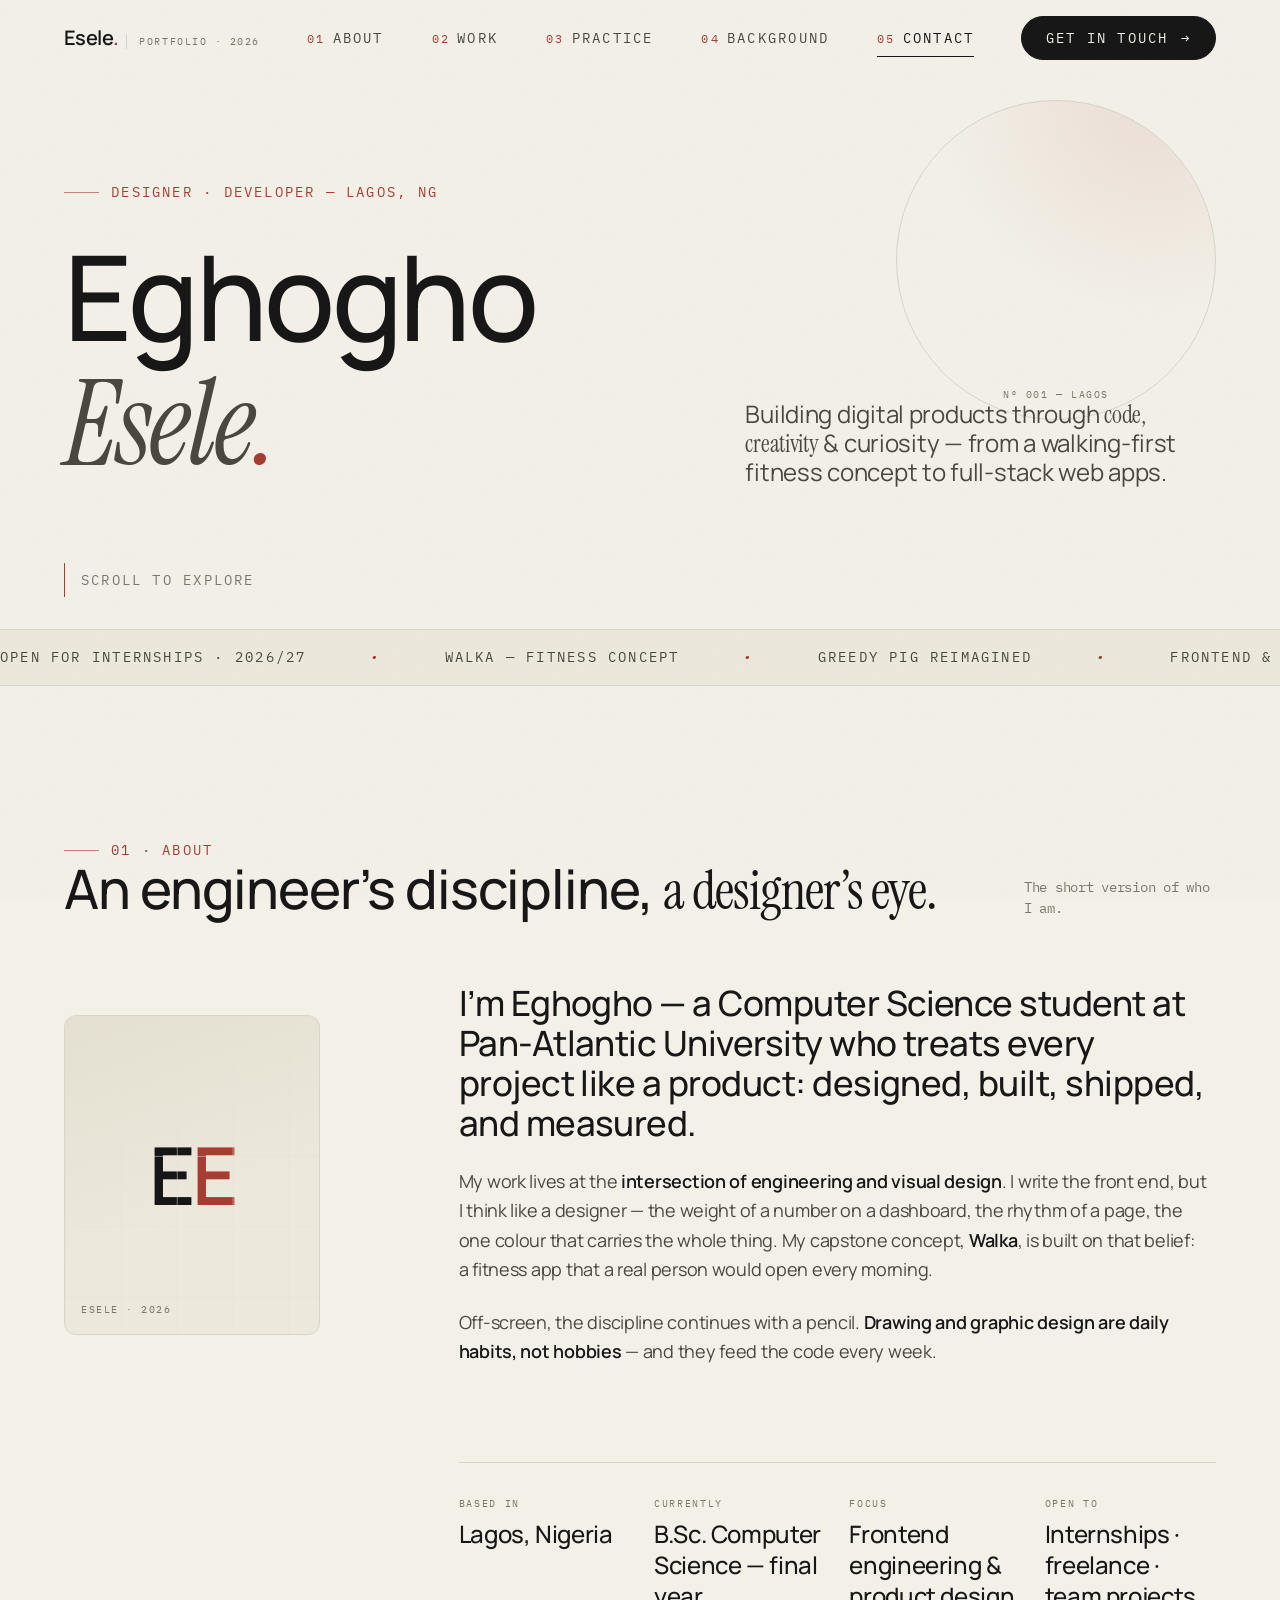
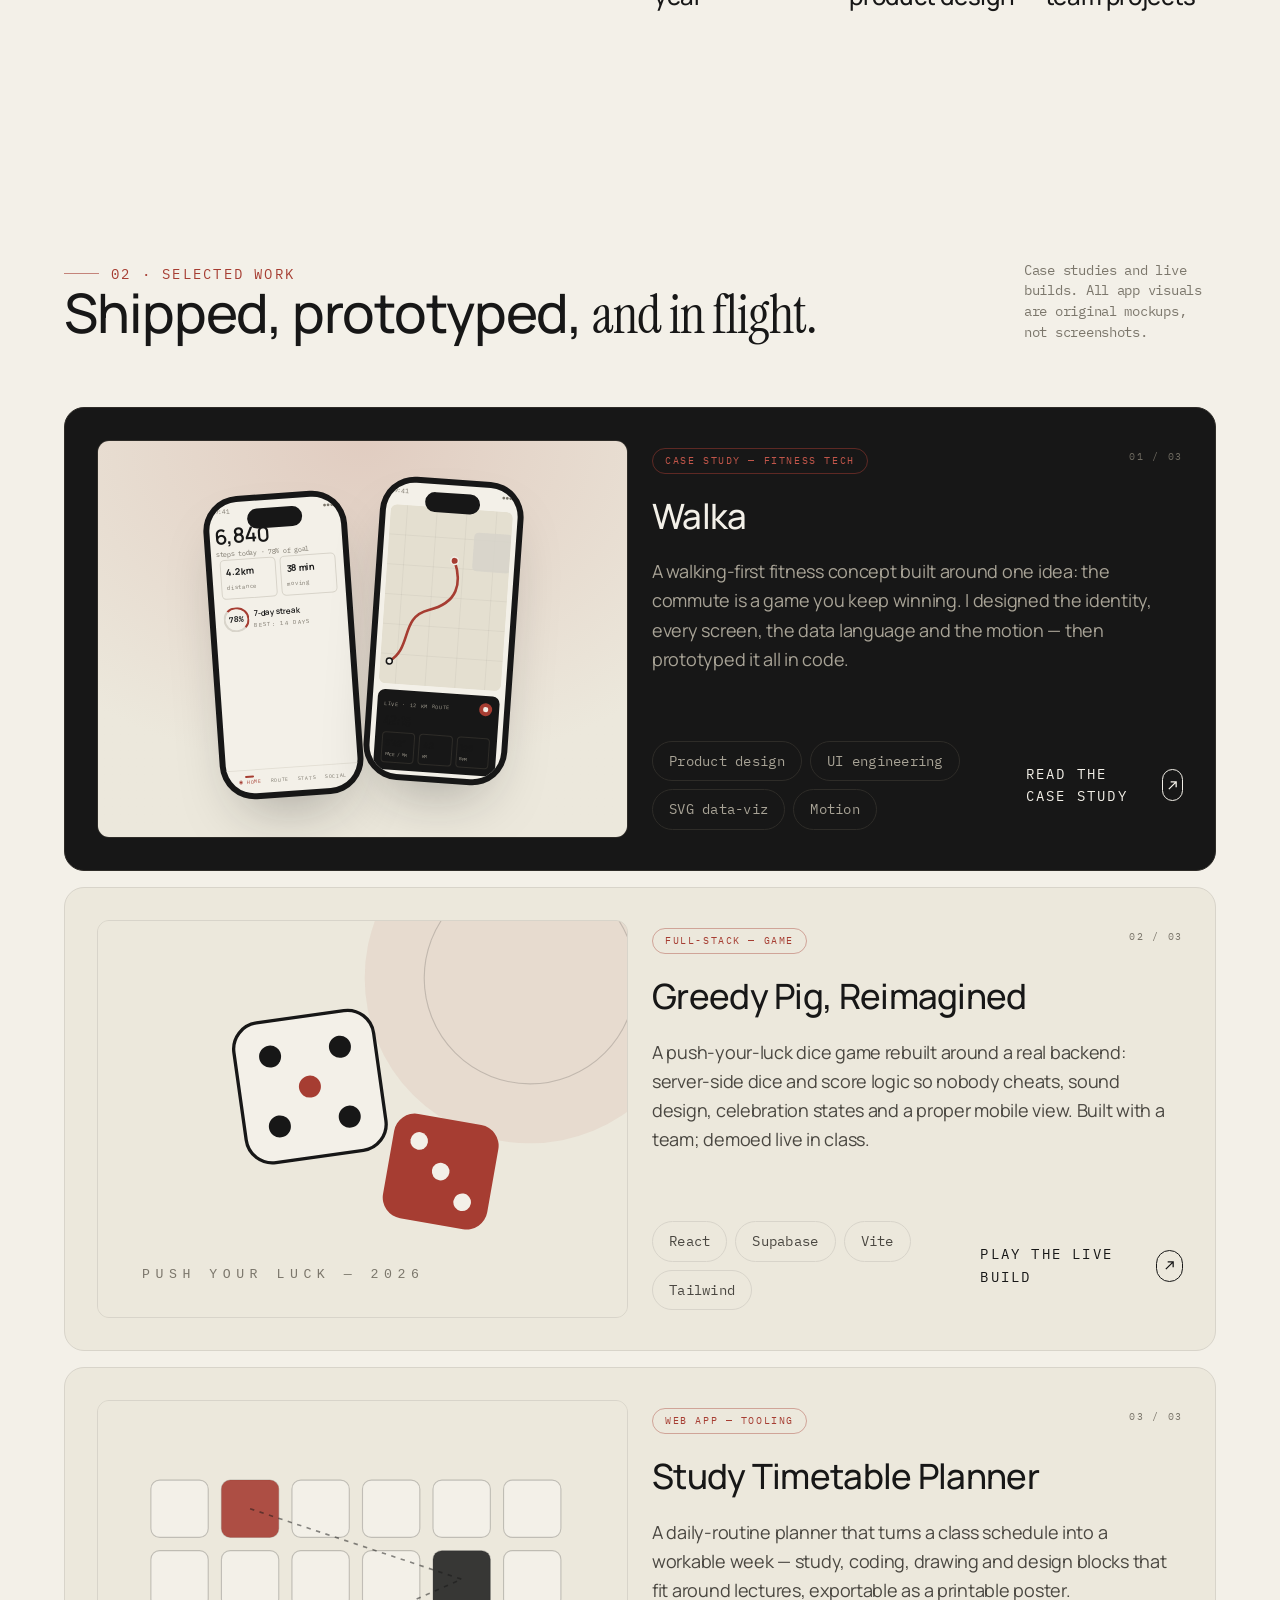
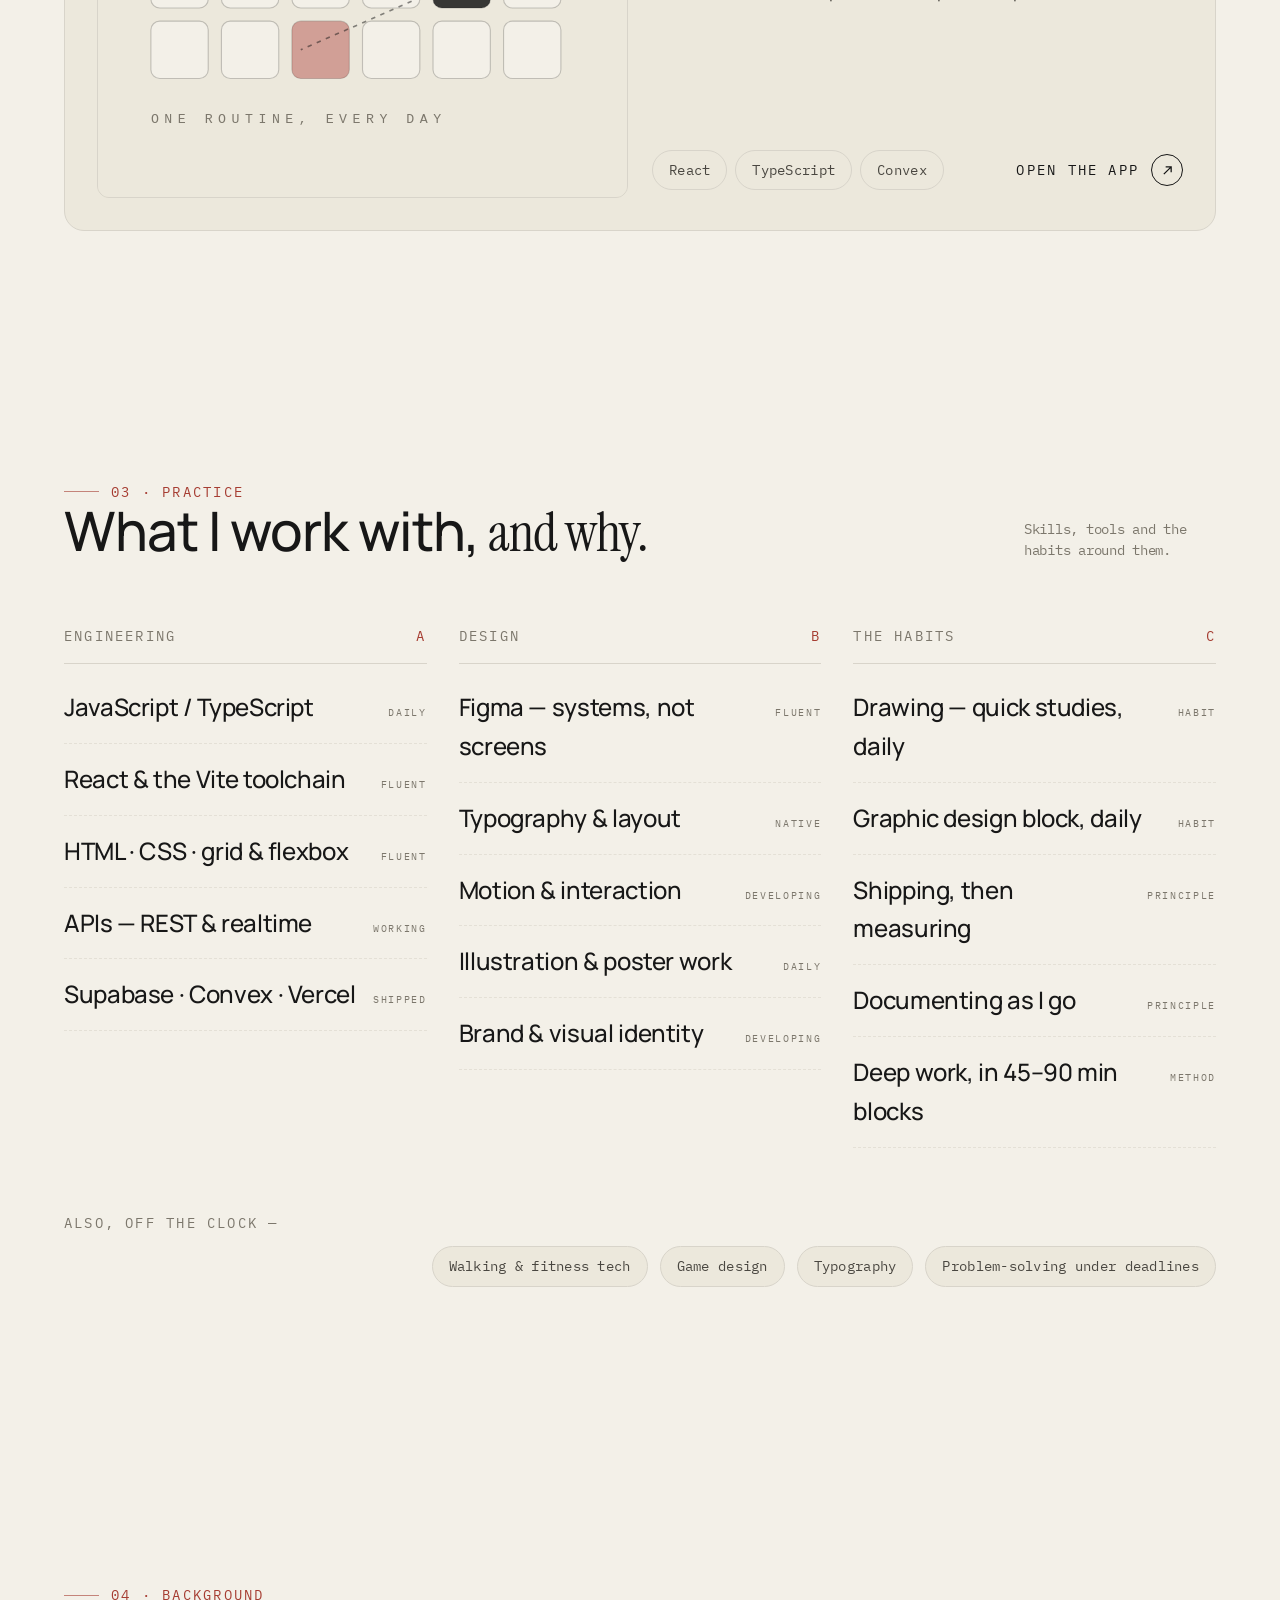
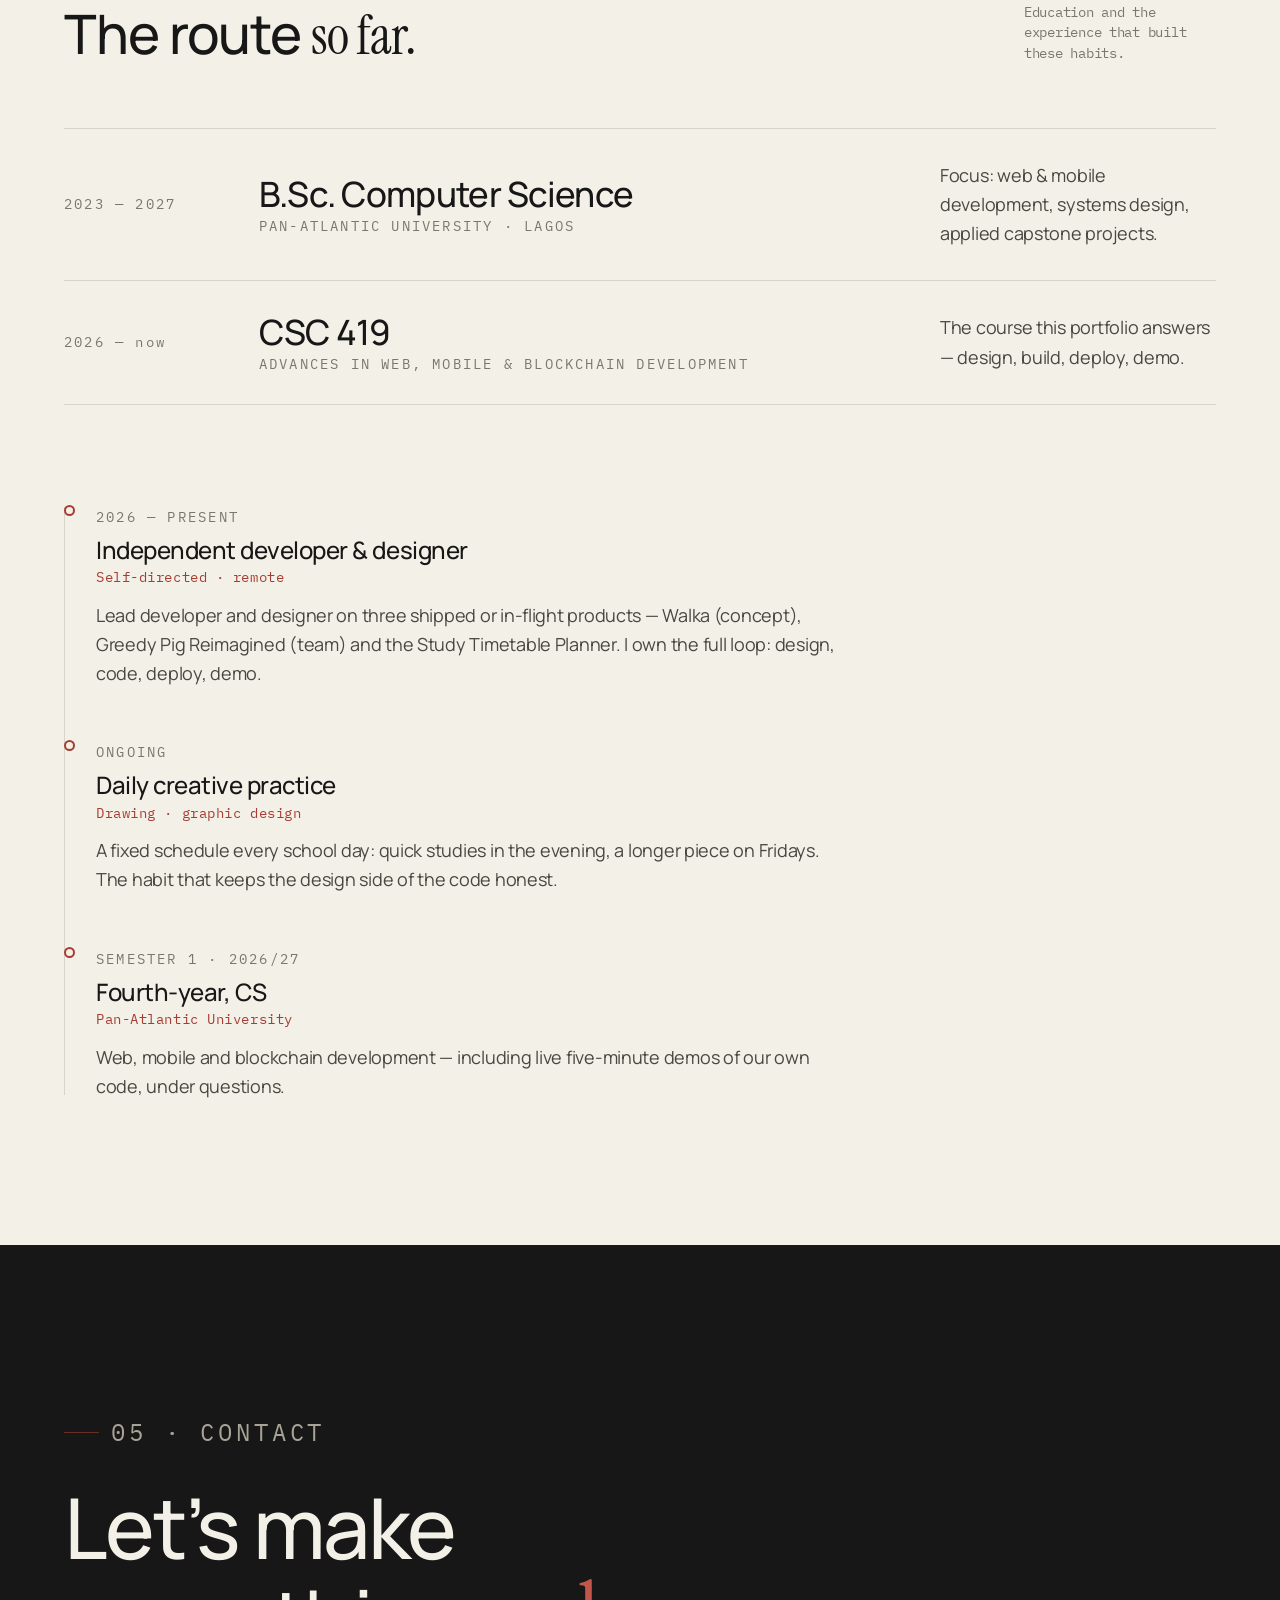
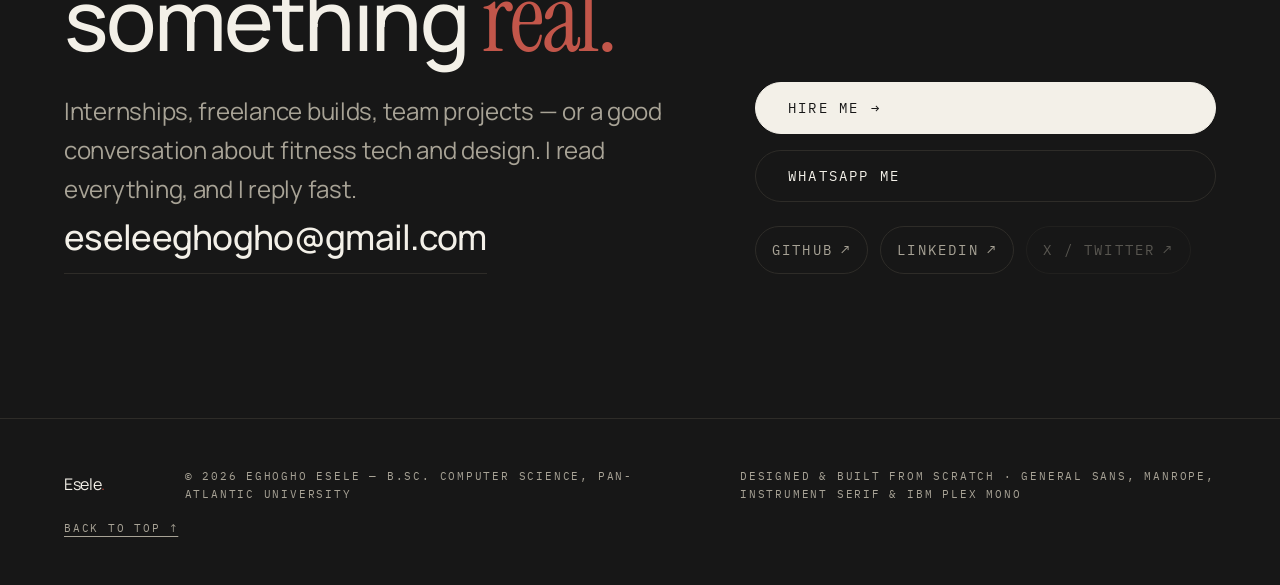
<file: index.html>
<!doctype html>
<html lang="en">
<head>
  <meta charset="utf-8">
  <meta name="viewport" content="width=device-width, initial-scale=1">
  <title>Eghogho Esele — Designer &amp; Developer</title>
  <meta name="description" content="Portfolio of Eghogho Esele, a Computer Science student in Lagos building digital products — Walka, a walking-first fitness concept, plus full-stack web apps.">
  <meta name="author" content="Eghogho Esele">
  <meta name="theme-color" content="#F3F0E8">
  <meta property="og:title" content="Eghogho Esele — Designer &amp; Developer">
  <meta property="og:description" content="Building digital products through code, creativity and curiosity.">
  <meta property="og:type" content="website">
  <link rel="icon" href="data:image/svg+xml,%3Csvg xmlns='http://www.w3.org/2000/svg' viewBox='0 0 64 64'%3E%3Crect width='64' height='64' rx='14' fill='%23171717'/%3E%3Ctext x='32' y='44' font-family='Georgia,serif' font-size='36' fill='%23F3F0E8' text-anchor='middle'%3EE%3C/text%3E%3Ccircle cx='47' cy='41' r='4' fill='%23A63D32'/%3E%3C/svg%3E">
  <!-- Type: General Sans (display) via Fontshare; Manrope / Instrument Serif / IBM Plex Mono via Google Fonts -->
  <link rel="preconnect" href="https://api.fontshare.com" crossorigin>
  <link rel="preconnect" href="https://fonts.googleapis.com">
  <link rel="preconnect" href="https://fonts.gstatic.com" crossorigin>
  <link href="https://api.fontshare.com/v2/css?f[]=general-sans,100..900" rel="stylesheet">
  <link href="https://fonts.googleapis.com/css2?family=IBM+Plex+Mono:wght@400;500&amp;family=Instrument+Serif&amp;family=Manrope:wght@400..700&amp;display=swap" rel="stylesheet">
  <link rel="stylesheet" href="css/main.css">
  <script src="js/main.js" defer></script>
</head>
<body>
  <a class="skip-link" href="#main">Skip to content</a>

  <!-- ═══════════ NAVIGATION ═══════════ -->
  <header class="nav" id="nav">
    <div class="nav__inner">
      <a class="logo" href="index.html" aria-label="Esele — home">
        <span class="logo__mark">Esele<span class="dot">.</span></span>
        <span class="logo__sub">Portfolio · 2026</span>
      </a>
      <nav class="nav__links" aria-label="Primary">
        <a class="nav__link" href="#about"><span class="n">01</span>About</a>
        <a class="nav__link" href="#work"><span class="n">02</span>Work</a>
        <a class="nav__link" href="#practice"><span class="n">03</span>Practice</a>
        <a class="nav__link" href="#background"><span class="n">04</span>Background</a>
        <a class="nav__link" href="#contact"><span class="n">05</span>Contact</a>
      </nav>
      <div class="nav__cta">
        <a class="btn btn--sm" href="#contact">Get in touch <span class="btn__arrow">→</span></a>
      </div>
      <button class="nav__burger" aria-expanded="false" aria-controls="menu" aria-label="Open menu">
        <span></span><span></span>
      </button>
    </div>

    <!-- Mobile overlay menu -->
    <div class="nav__overlay" id="menu">
      <ol class="nav__menu">
        <li><a href="#about"><span class="n">01</span>About</a></li>
        <li><a href="#work"><span class="n">02</span>Work</a></li>
        <li><a href="#practice"><span class="n">03</span>Practice</a></li>
        <li><a href="#background"><span class="n">04</span>Background</a></li>
        <li><a href="#contact"><span class="n">05</span>Contact</a></li>
      </ol>
      <div class="nav__foot">
        <span data-live="email">eseleeghogho@gmail.com</span>
        <span>Lagos, NG · GMT+1</span>
      </div>
    </div>
  </header>

  <main id="main">
    <!-- ═══════════ HERO ═══════════ -->
    <section class="hero" aria-label="Introduction">
      <div class="hero__compo" aria-hidden="true"><span class="hero__compo__label">Nº 001 — Lagos</span></div>
      <div class="container">
        <div class="hero__grid">
          <div class="hero__meta">
            <p class="eyebrow hero__kicker">Designer · Developer — Lagos, NG</p>
            <h1>Eghogho<span class="l2">Esele<span class="accent">.</span></span></h1>
          </div>
          <p class="hero__lede">Building digital products through <span class="serif">code, creativity</span> &amp; curiosity — from a walking-first fitness concept to full-stack web apps.</p>
        </div>
      </div>
      <div class="hero__scroll" aria-hidden="true"><span class="arrow"></span><span>Scroll to explore</span></div>
    </section>

    <!-- Ticker strip -->
    <div class="strip" aria-hidden="true">
      <div class="strip__row">
        <span>Open for internships · 2026/27 <i class="sep">•</i> Walka — fitness concept <i class="sep">•</i> Greedy Pig Reimagined <i class="sep">•</i> Frontend &amp; product <i class="sep">•</i> Drawing, daily <i class="sep">•</i></span>
        <span>Open for internships · 2026/27 <i class="sep">•</i> Walka — fitness concept <i class="sep">•</i> Greedy Pig Reimagined <i class="sep">•</i> Frontend &amp; product <i class="sep">•</i> Drawing, daily <i class="sep">•</i></span>
      </div>
    </div>

    <!-- ═══════════ 01 · ABOUT ═══════════ -->
    <section class="section" id="about">
      <div class="container">
        <div class="head reveal">
          <div>
            <p class="eyebrow">01 · About</p>
            <h2>An engineer’s discipline, <span class="serif">a designer’s eye.</span></h2>
          </div>
          <p class="head__note">The short version of who I am.</p>
        </div>
        <div class="about__grid">
          <aside class="about__aside reveal">
            <figure class="portrait" aria-hidden="true">
              <span class="portrait__grid"></span>
              <span class="portrait__mono">E<span class="accent">E</span></span>
              <span class="portrait__tag">Esele · 2026</span>
            </figure>
          </aside>
          <div class="about__body reveal" data-delay="1">
            <p class="lead">I’m Eghogho — a Computer Science student at Pan-Atlantic University who treats every project like a product: designed, built, shipped, and measured.</p>
            <p>My work lives at the <strong>intersection of engineering and visual design</strong>. I write the front end, but I think like a designer — the weight of a number on a dashboard, the rhythm of a page, the one colour that carries the whole thing. My capstone concept, <strong>Walka</strong>, is built on that belief: a fitness app that a real person would open every morning.</p>
            <p>Off-screen, the discipline continues with a pencil. <strong>Drawing and graphic design are daily habits, not hobbies</strong> — and they feed the code every week.</p>
          </div>
          <div class="about__facts reveal" data-delay="2">
            <div class="fact"><span class="k">Based in</span><span class="v">Lagos, Nigeria</span></div>
            <div class="fact"><span class="k">Currently</span><span class="v">B.Sc. Computer Science — final year</span></div>
            <div class="fact"><span class="k">Focus</span><span class="v">Frontend engineering &amp; product design</span></div>
            <div class="fact"><span class="k">Open to</span><span class="v">Internships · freelance · team projects</span></div>
          </div>
        </div>
      </div>
    </section>

    <!-- ═══════════ 02 · WORK ═══════════ -->
    <section class="section section--tight" id="work">
      <div class="container">
        <div class="head reveal">
          <div>
            <p class="eyebrow">02 · Selected work</p>
            <h2>Shipped, prototyped, <span class="serif">and in flight.</span></h2>
          </div>
          <p class="head__note">Case studies and live builds. All app visuals are original mockups, not screenshots.</p>
        </div>

        <div class="projects__grid">
          <!-- Walka — featured case study -->
          <article class="card card--featured reveal">
            <div class="card__media">
              <div class="mocks" aria-hidden="true">
                <div class="device device--tilt-l"><div class="device__screen ui">
                  <p class="ui__bar"><span>9:41</span><span>●●●</span></p>
                  <div class="ui__hero"><p class="big">6,840</p><p class="cap">steps today · 78% of goal</p></div>
                  <div class="ui__row">
                    <div class="ui__tile"><b>4.2 km</b><small>distance</small></div>
                    <div class="ui__tile"><b>38 min</b><small>moving</small></div>
                  </div>
                  <div class="ui__row">
                    <div class="ui__ring"><span>78%</span></div>
                    <div class="ui__row-copy"><b>7-day streak</b><small>best: 14 days</small></div>
                  </div>
                  <div class="ui__tabs">
                    <span class="on">◉&nbsp;Home</span><span>Route</span><span>Stats</span><span>Social</span>
                  </div>
                </div></div>
                <div class="device device--tilt-r"><div class="device__screen ui">
                  <p class="ui__bar"><span>9:41</span><span>●●●</span></p>
                  <div class="ui__map" aria-hidden="true">
                    <svg viewBox="0 0 200 240" preserveAspectRatio="xMidYMid slice">
                      <rect width="200" height="240" fill="#E4DFD0"/>
                      <g stroke="#171717" stroke-opacity=".06">
                        <path d="M0 40h200M0 80h200M0 120h200M0 160h200M0 200h200"/>
                        <path d="M40 0v240M80 0v240M120 0v240M160 0v240"/>
                      </g>
                      <rect x="132" y="30" width="52" height="52" rx="6" fill="#D8D4CA" opacity=".85"/>
                      <path d="M30 210C60 190 40 150 78 138S120 100 108 70" fill="none" stroke="#A63D32" stroke-width="3.5" stroke-linecap="round"/>
                      <circle cx="30" cy="210" r="4" fill="#F3F0E8" stroke="#171717" stroke-width="2"/>
                      <circle cx="108" cy="70" r="5" fill="#A63D32" stroke="#F3F0E8" stroke-width="2"/>
                    </svg>
                  </div>
                  <div class="ui__sheet">
                    <div class="ui__sheet-top"><span class="ui__meta">live · 12 km route</span><span class="ui__stop"></span></div>
                    <p class="t">42:18</p>
                    <div class="ui__stats">
                      <div><b>6′42″</b><small>pace / km</small></div>
                      <div><b>4.2</b><small>km</small></div>
                      <div><b>128</b><small>bpm</small></div>
                    </div>
                  </div>
                </div></div>
              </div>
            </div>
            <div class="card__body">
              <div class="card__top">
                <span class="card__cat">Case study — fitness tech</span>
                <span class="card__num">01 / 03</span>
              </div>
              <h3 class="card__title">Walka</h3>
              <p class="card__desc">A walking-first fitness concept built around one idea: the commute is a game you keep winning. I designed the identity, every screen, the data language and the motion — then prototyped it all in code.</p>
              <div class="card__foot">
                <div class="card__stack">
                  <span class="chip">Product design</span><span class="chip">UI engineering</span><span class="chip">SVG data-viz</span><span class="chip">Motion</span>
                </div>
                <a class="card__link" href="walka.html">Read the case study <span class="a"><svg width="11" height="11" viewBox="0 0 12 12" aria-hidden="true"><path d="M2 10 10 2M4 2h6v6" fill="none" stroke="currentColor" stroke-width="1.4"/></svg></span></a>
              </div>
            </div>
          </article>

          <!-- Greedy Pig Reimagined -->
          <article class="card reveal" data-delay="1">
            <div class="card__media" aria-hidden="true">
              <svg viewBox="0 0 480 360" preserveAspectRatio="xMidYMid slice" role="img" aria-label="Abstract composition of two dice for Greedy Pig">
                <rect width="480" height="360" fill="#ECE8DC"/>
                <circle cx="392" cy="52" r="150" fill="#A63D32" opacity=".08"/>
                <circle cx="392" cy="52" r="96" fill="none" stroke="#171717" stroke-opacity=".18"/>
                <g transform="translate(120 96) rotate(-8)">
                  <rect width="128" height="128" rx="24" fill="#F3F0E8" stroke="#171717" stroke-width="3"/>
                  <circle cx="32" cy="32" r="10" fill="#171717"/><circle cx="96" cy="32" r="10" fill="#171717"/>
                  <circle cx="64" cy="64" r="10" fill="#A63D32"/>
                  <circle cx="32" cy="96" r="10" fill="#171717"/><circle cx="96" cy="96" r="10" fill="#171717"/>
                </g>
                <g transform="translate(272 172) rotate(10)">
                  <rect width="96" height="96" rx="19" fill="#A63D32"/>
                  <circle cx="24" cy="24" r="8" fill="#F3F0E8"/><circle cx="48" cy="48" r="8" fill="#F3F0E8"/><circle cx="72" cy="72" r="8" fill="#F3F0E8"/>
                </g>
                <text x="40" y="324" font-family="ui-monospace,monospace" font-size="12" letter-spacing="5" fill="#7C776C">PUSH YOUR LUCK — 2026</text>
              </svg>
            </div>
            <div class="card__body">
              <div class="card__top">
                <span class="card__cat">Full-stack — game</span>
                <span class="card__num">02 / 03</span>
              </div>
              <h3 class="card__title">Greedy Pig, Reimagined</h3>
              <p class="card__desc">A push-your-luck dice game rebuilt around a real backend: server-side dice and score logic so nobody cheats, sound design, celebration states and a proper mobile view. Built with a team; demoed live in class.</p>
              <div class="card__foot">
                <div class="card__stack">
                  <span class="chip">React</span><span class="chip">Supabase</span><span class="chip">Vite</span><span class="chip">Tailwind</span>
                </div>
                <a class="card__link" data-live="greedypig" href="#">Play the live build <span class="a"><svg width="11" height="11" viewBox="0 0 12 12" aria-hidden="true"><path d="M2 10 10 2M4 2h6v6" fill="none" stroke="currentColor" stroke-width="1.4"/></svg></span></a>
              </div>
            </div>
          </article>

          <!-- Study Timetable Planner -->
          <article class="card reveal" data-delay="2">
            <div class="card__media" aria-hidden="true">
              <svg viewBox="0 0 480 360" preserveAspectRatio="xMidYMid slice" role="img" aria-label="Abstract weekly grid composition for the study timetable planner">
                <rect width="480" height="360" fill="#ECE8DC"/>
                <g fill="#F3F0E8" stroke="#171717" stroke-opacity=".22">
                  <rect x="48"  y="72" width="52" height="52" rx="8"/><rect x="112" y="72" width="52" height="52" rx="8"/><rect x="176" y="72" width="52" height="52" rx="8"/><rect x="240" y="72" width="52" height="52" rx="8"/><rect x="304" y="72" width="52" height="52" rx="8"/><rect x="368" y="72" width="52" height="52" rx="8"/>
                  <rect x="48"  y="136" width="52" height="52" rx="8"/><rect x="112" y="136" width="52" height="52" rx="8"/><rect x="176" y="136" width="52" height="52" rx="8"/><rect x="240" y="136" width="52" height="52" rx="8"/><rect x="304" y="136" width="52" height="52" rx="8"/><rect x="368" y="136" width="52" height="52" rx="8"/>
                  <rect x="48"  y="200" width="52" height="52" rx="8"/><rect x="112" y="200" width="52" height="52" rx="8"/><rect x="176" y="200" width="52" height="52" rx="8"/><rect x="240" y="200" width="52" height="52" rx="8"/><rect x="304" y="200" width="52" height="52" rx="8"/><rect x="368" y="200" width="52" height="52" rx="8"/>
                </g>
                <rect x="112" y="72"  width="52" height="52" rx="8" fill="#A63D32" opacity=".9"/>
                <rect x="304" y="136" width="52" height="52" rx="8" fill="#171717" opacity=".85"/>
                <rect x="176" y="200" width="52" height="52" rx="8" fill="#A63D32" opacity=".45"/>
                <path d="M138 98L330 162 184 226" fill="none" stroke="#171717" stroke-width="1.5" stroke-dasharray="4 5" opacity=".5"/>
                <text x="48" y="292" font-family="ui-monospace,monospace" font-size="12" letter-spacing="5" fill="#7C776C">ONE ROUTINE, EVERY DAY</text>
              </svg>
            </div>
            <div class="card__body">
              <div class="card__top">
                <span class="card__cat">Web app — tooling</span>
                <span class="card__num">03 / 03</span>
              </div>
              <h3 class="card__title">Study Timetable Planner</h3>
              <p class="card__desc">A daily-routine planner that turns a class schedule into a workable week — study, coding, drawing and design blocks that fit around lectures, exportable as a printable poster.</p>
              <div class="card__foot">
                <div class="card__stack">
                  <span class="chip">React</span><span class="chip">TypeScript</span><span class="chip">Convex</span>
                </div>
                <a class="card__link" data-live="timetable" href="#">Open the app <span class="a"><svg width="11" height="11" viewBox="0 0 12 12" aria-hidden="true"><path d="M2 10 10 2M4 2h6v6" fill="none" stroke="currentColor" stroke-width="1.4"/></svg></span></a>
              </div>
            </div>
          </article>
        </div>
      </div>
    </section>

    <!-- ═══════════ 03 · PRACTICE ═══════════ -->
    <section class="section" id="practice">
      <div class="container">
        <div class="head reveal">
          <div>
            <p class="eyebrow">03 · Practice</p>
            <h2>What I work with, <span class="serif">and why.</span></h2>
          </div>
          <p class="head__note">Skills, tools and the habits around them.</p>
        </div>
        <div class="skills__grid reveal">
          <div class="skill-col">
            <p class="skill-col__head"><span>Engineering</span><span class="accent">A</span></p>
            <ul class="skill-list">
              <li><span class="name">JavaScript / TypeScript</span><span class="lvl">Daily</span></li>
              <li><span class="name">React &amp; the Vite toolchain</span><span class="lvl">Fluent</span></li>
              <li><span class="name">HTML · CSS · grid &amp; flexbox</span><span class="lvl">Fluent</span></li>
              <li><span class="name">APIs — REST &amp; realtime</span><span class="lvl">Working</span></li>
              <li><span class="name">Supabase · Convex · Vercel</span><span class="lvl">Shipped</span></li>
            </ul>
          </div>
          <div class="skill-col">
            <p class="skill-col__head"><span>Design</span><span class="accent">B</span></p>
            <ul class="skill-list">
              <li><span class="name">Figma — systems, not screens</span><span class="lvl">Fluent</span></li>
              <li><span class="name">Typography &amp; layout</span><span class="lvl">Native</span></li>
              <li><span class="name">Motion &amp; interaction</span><span class="lvl">Developing</span></li>
              <li><span class="name">Illustration &amp; poster work</span><span class="lvl">Daily</span></li>
              <li><span class="name">Brand &amp; visual identity</span><span class="lvl">Developing</span></li>
            </ul>
          </div>
          <div class="skill-col">
            <p class="skill-col__head"><span>The habits</span><span class="accent">C</span></p>
            <ul class="skill-list">
              <li><span class="name">Drawing — quick studies, daily</span><span class="lvl">Habit</span></li>
              <li><span class="name">Graphic design block, daily</span><span class="lvl">Habit</span></li>
              <li><span class="name">Shipping, then measuring</span><span class="lvl">Principle</span></li>
              <li><span class="name">Documenting as I go</span><span class="lvl">Principle</span></li>
              <li><span class="name">Deep work, in 45–90 min blocks</span><span class="lvl">Method</span></li>
            </ul>
          </div>
        </div>
        <div class="interests reveal" data-delay="1">
          <span class="tag" style="width:100%;">Also, off the clock —</span>
          <span class="chip">Walking &amp; fitness tech</span><span class="chip">Game design</span><span class="chip">Typography</span><span class="chip">Problem-solving under deadlines</span>
        </div>
      </div>
    </section>

    <!-- ═══════════ 04 · BACKGROUND ═══════════ -->
    <section class="section" id="background">
      <div class="container">
        <div class="head reveal">
          <div>
            <p class="eyebrow">04 · Background</p>
            <h2>The route <span class="serif">so far.</span></h2>
          </div>
          <p class="head__note">Education and the experience that built these habits.</p>
        </div>

        <!-- Education -->
        <div class="reveal">
          <div class="edu__row">
            <span class="edu__year">2023 — 2027</span>
            <h3 class="edu__deg">B.Sc. Computer Science <small>Pan-Atlantic University · Lagos</small></h3>
            <p class="edu__note">Focus: web &amp; mobile development, systems design, applied capstone projects.</p>
          </div>
          <div class="edu__row">
            <span class="edu__year">2026 — now</span>
            <h3 class="edu__deg">CSC 419<small>Advances in Web, Mobile &amp; Blockchain Development</small></h3>
            <p class="edu__note">The course this portfolio answers — design, build, deploy, demo.</p>
          </div>
        </div>

        <!-- Experience timeline -->
        <div class="timeline reveal" data-delay="1" style="margin-top:var(--sp-9)">
          <div class="tl-item">
            <span class="when">2026 — Present</span>
            <h3>Independent developer &amp; designer</h3>
            <p class="org">Self-directed · remote</p>
            <p>Lead developer and designer on three shipped or in-flight products — Walka (concept), Greedy Pig Reimagined (team) and the Study Timetable Planner. I own the full loop: design, code, deploy, demo.</p>
          </div>
          <div class="tl-item">
            <span class="when">Ongoing</span>
            <h3>Daily creative practice</h3>
            <p class="org">Drawing · graphic design</p>
            <p>A fixed schedule every school day: quick studies in the evening, a longer piece on Fridays. The habit that keeps the design side of the code honest.</p>
          </div>
          <div class="tl-item">
            <span class="when">Semester 1 · 2026/27</span>
            <h3>Fourth-year, CS</h3>
            <p class="org">Pan-Atlantic University</p>
            <p>Web, mobile and blockchain development — including live five-minute demos of our own code, under questions.</p>
          </div>
        </div>
      </div>
    </section>

    <!-- ═══════════ 05 · CONTACT ═══════════ -->
    <section class="section contact" id="contact">
      <div class="container">
        <div class="contact__grid">
          <div class="contact__lead reveal">
            <p class="eyebrow">05 · Contact</p>
            <h2>Let’s make something <span class="serif">real.</span></h2>
            <p>Internships, freelance builds, team projects — or a good conversation about fitness tech and design. I read everything, and I reply fast.</p>
            <a class="contact__email" data-live="email" href="mailto:">eseleeghogho@gmail.com</a>
          </div>
          <div class="contact__actions reveal" data-delay="1">
            <a class="btn btn--light" data-live="email" href="mailto:">Hire me <span class="btn__arrow">→</span></a>
            <a class="btn btn--ghost-light" data-live="whatsapp" href="#">WhatsApp me</a>
            <div class="socials" role="list">
              <a data-live="github" href="#">GitHub <span aria-hidden="true">↗</span></a>
              <a data-live="linkedin" href="#">LinkedIn <span aria-hidden="true">↗</span></a>
              <a data-live="x" href="#">X / Twitter <span aria-hidden="true">↗</span></a>
            </div>
          </div>
        </div>
      </div>
    </section>
  </main>

  <!-- ═══════════ FOOTER ═══════════ -->
  <footer class="footer">
    <div class="container">
      <div class="footer__inner">
        <p class="footer__brand">Esele<span class="dot">.</span></p>
        <p>© <span data-year>2026</span> Eghogho Esele — B.Sc. Computer Science, Pan-Atlantic University</p>
        <p>Designed &amp; built from scratch · General Sans, Manrope, Instrument Serif &amp; IBM Plex Mono</p>
        <a href="#nav">Back to top ↑</a>
      </div>
    </div>
  </footer>
</body>
</html>
</file>
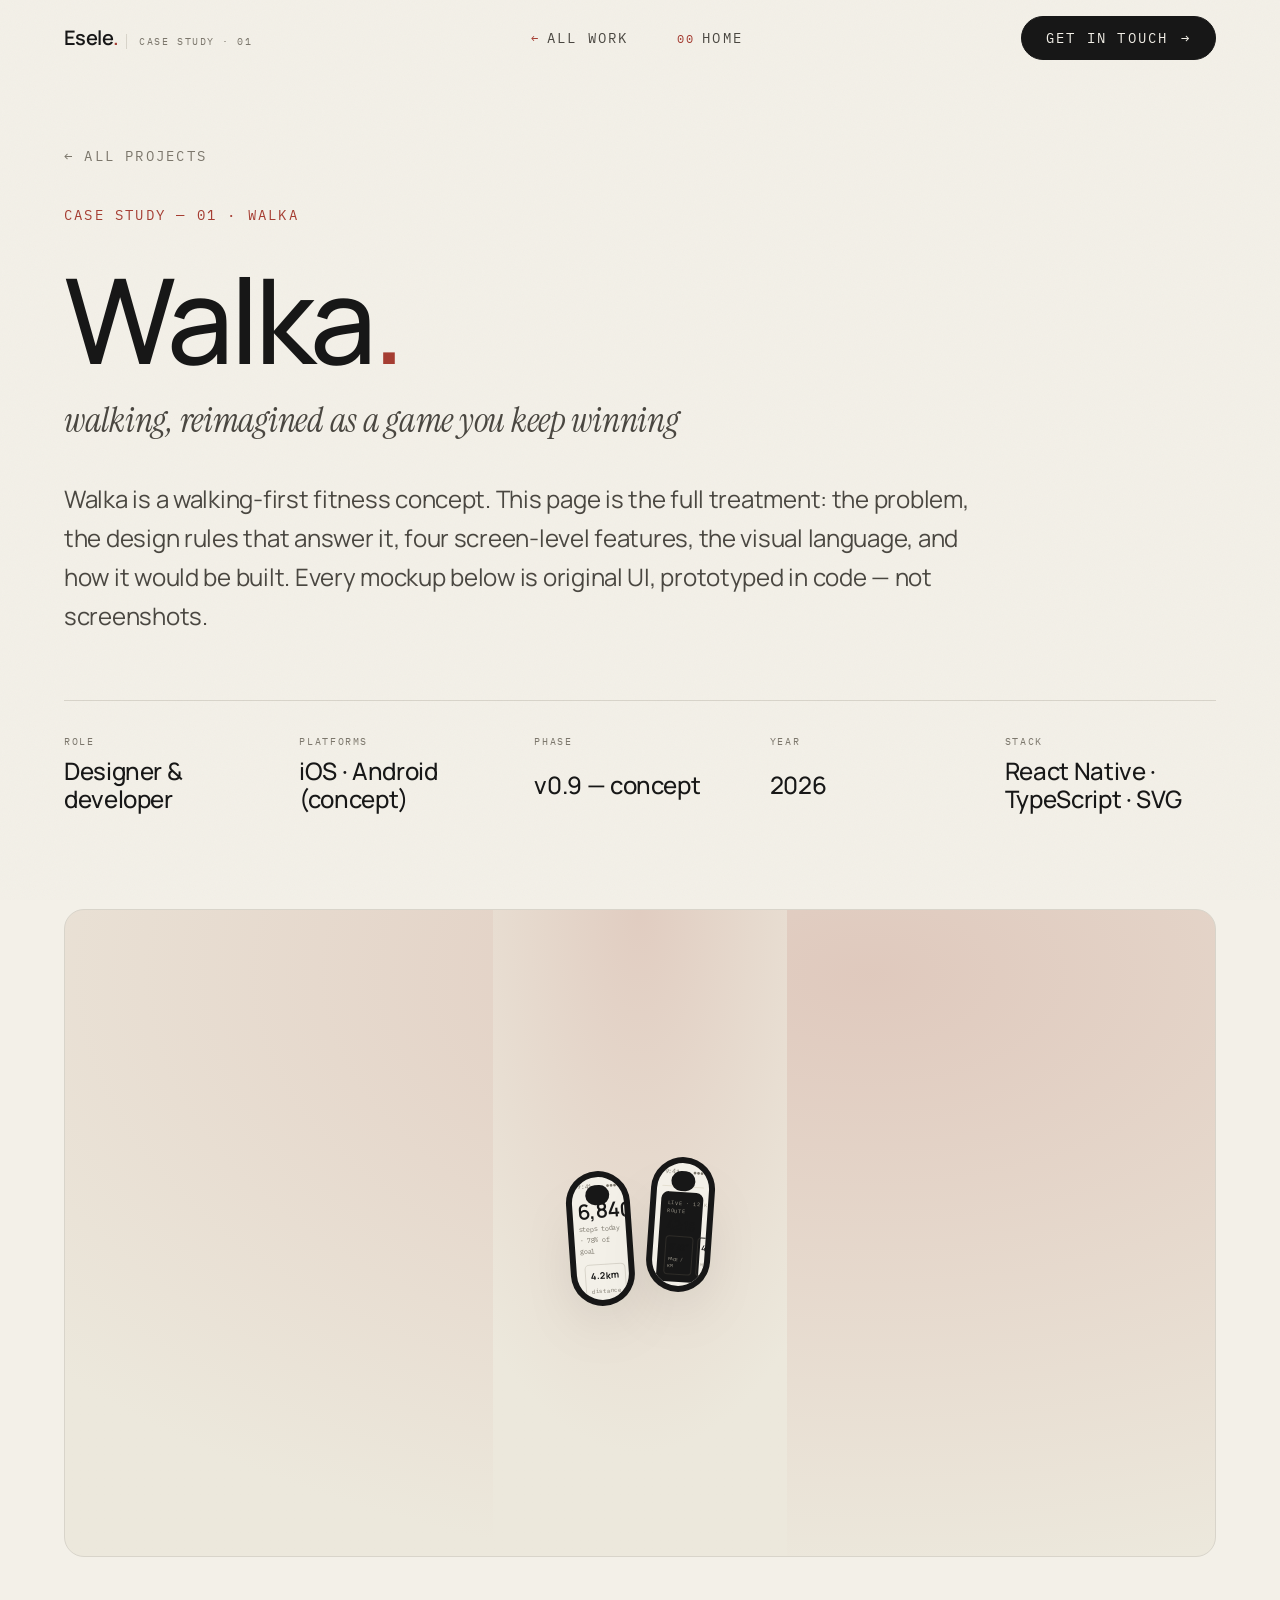
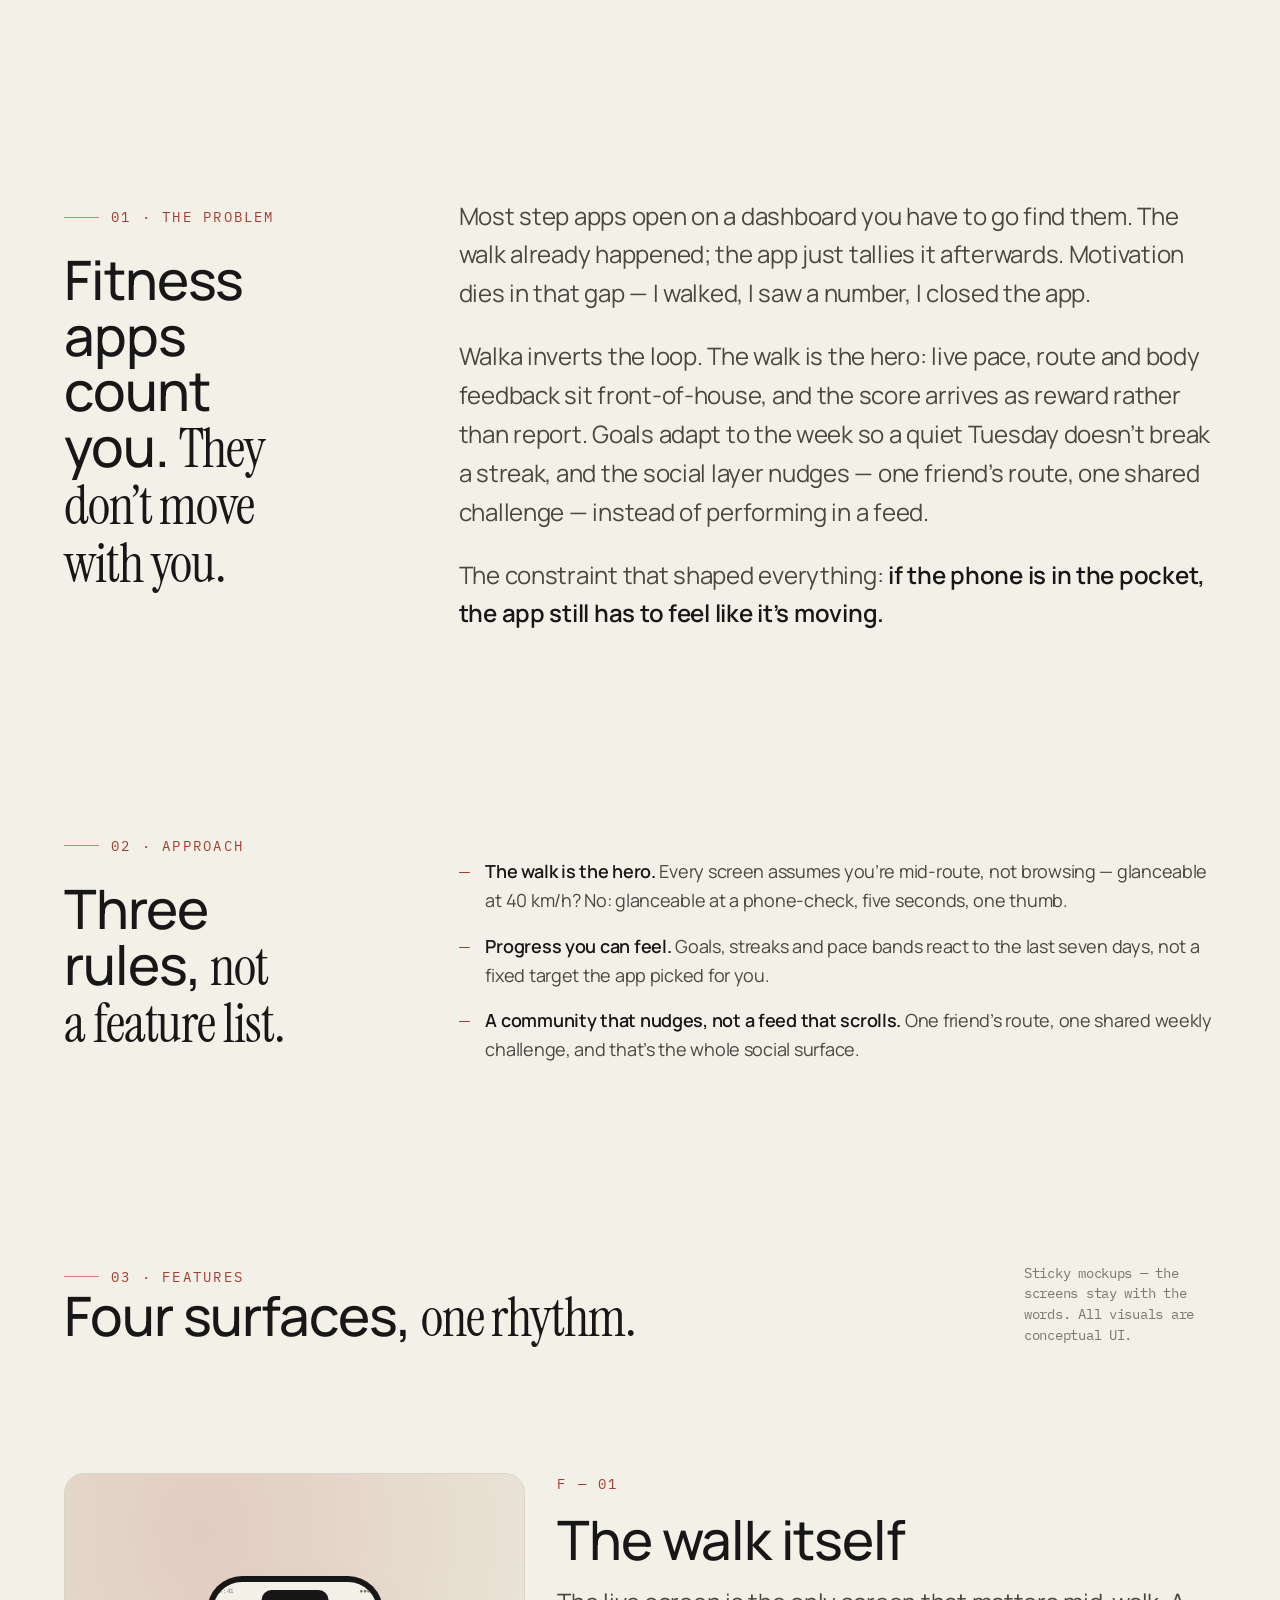
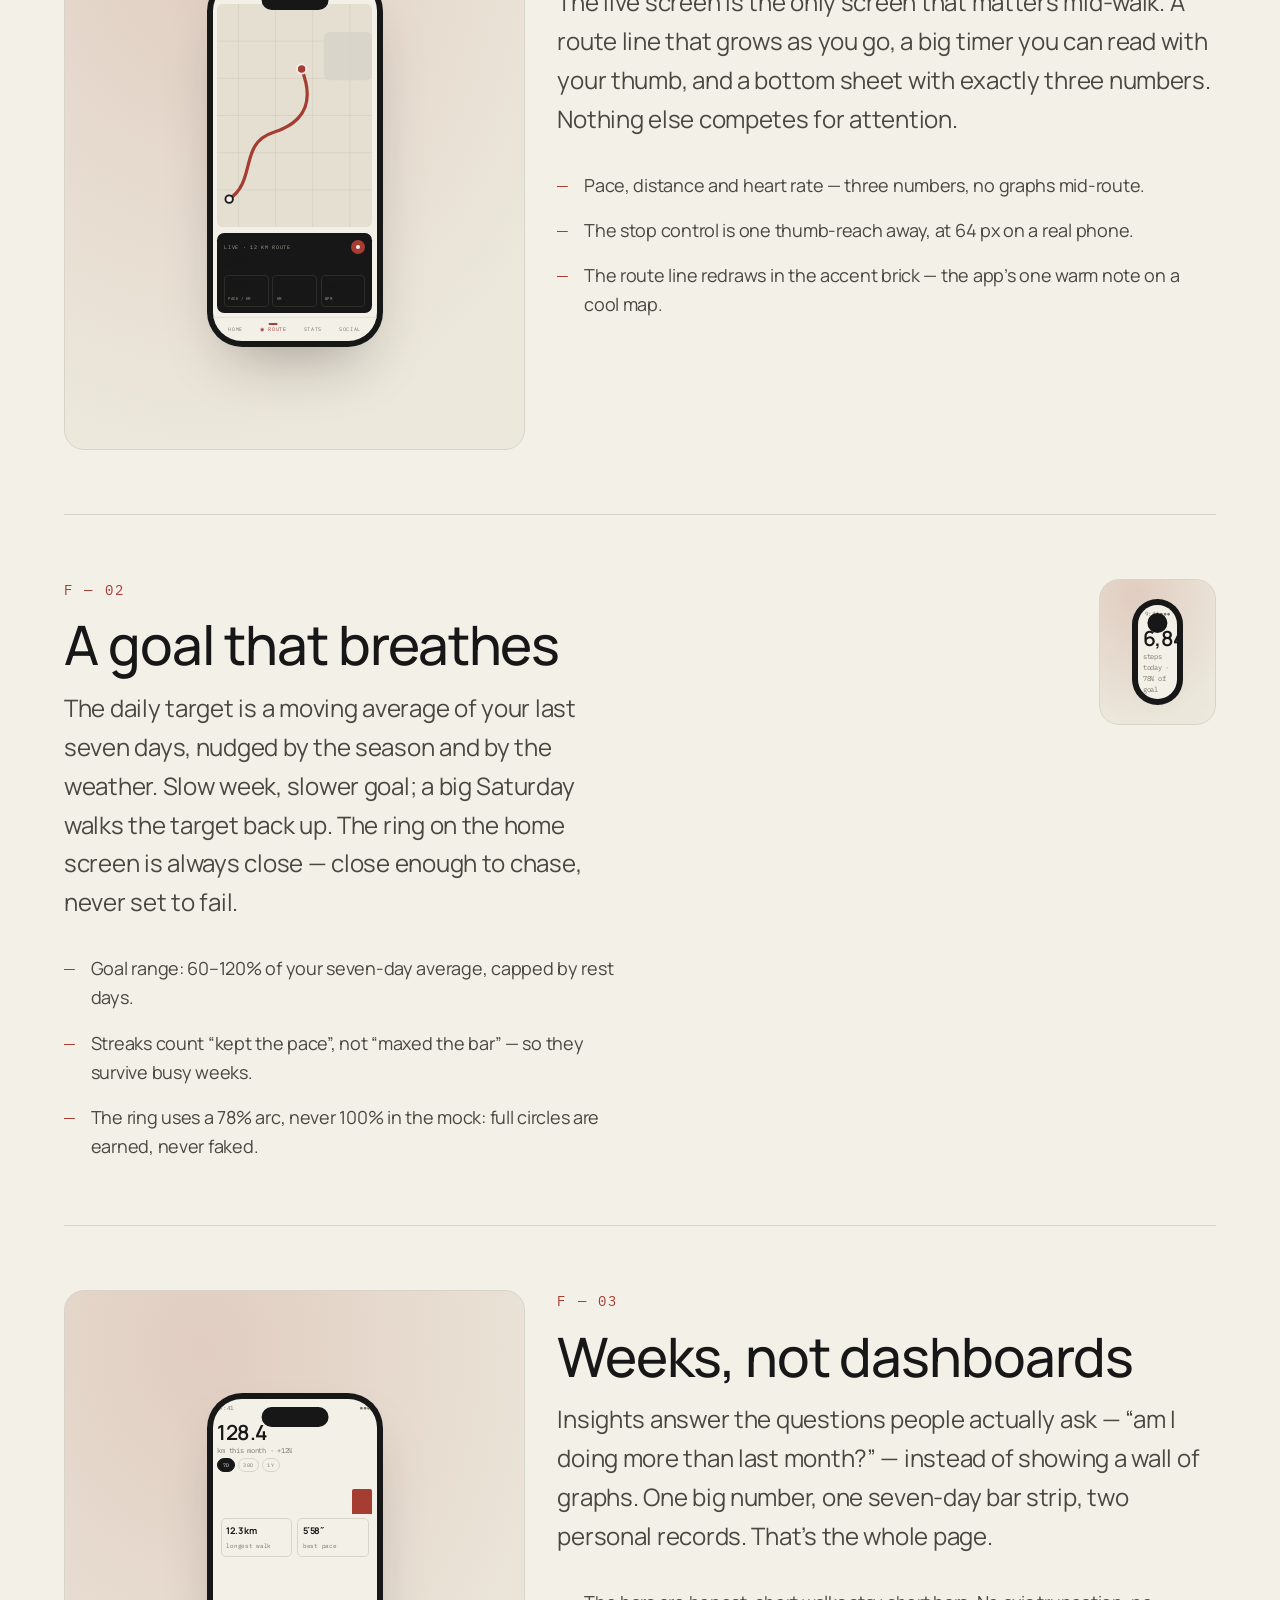
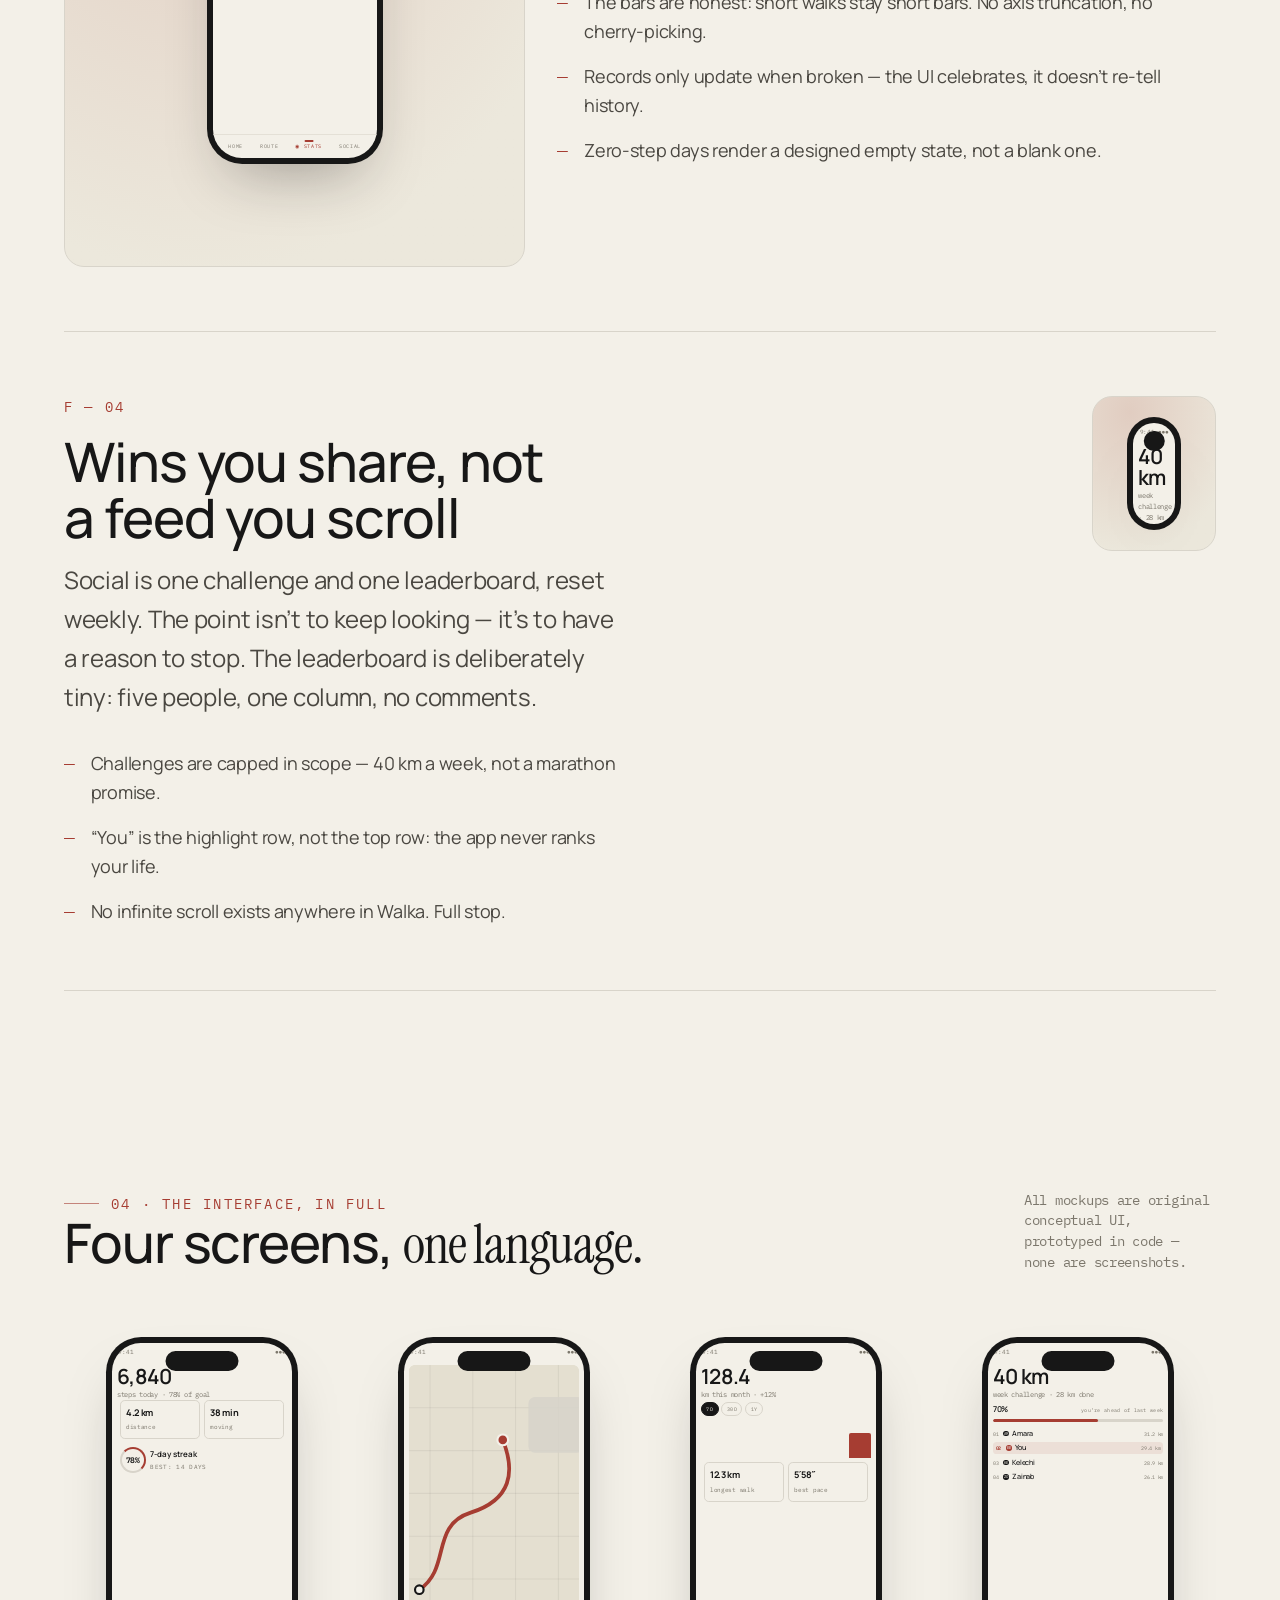
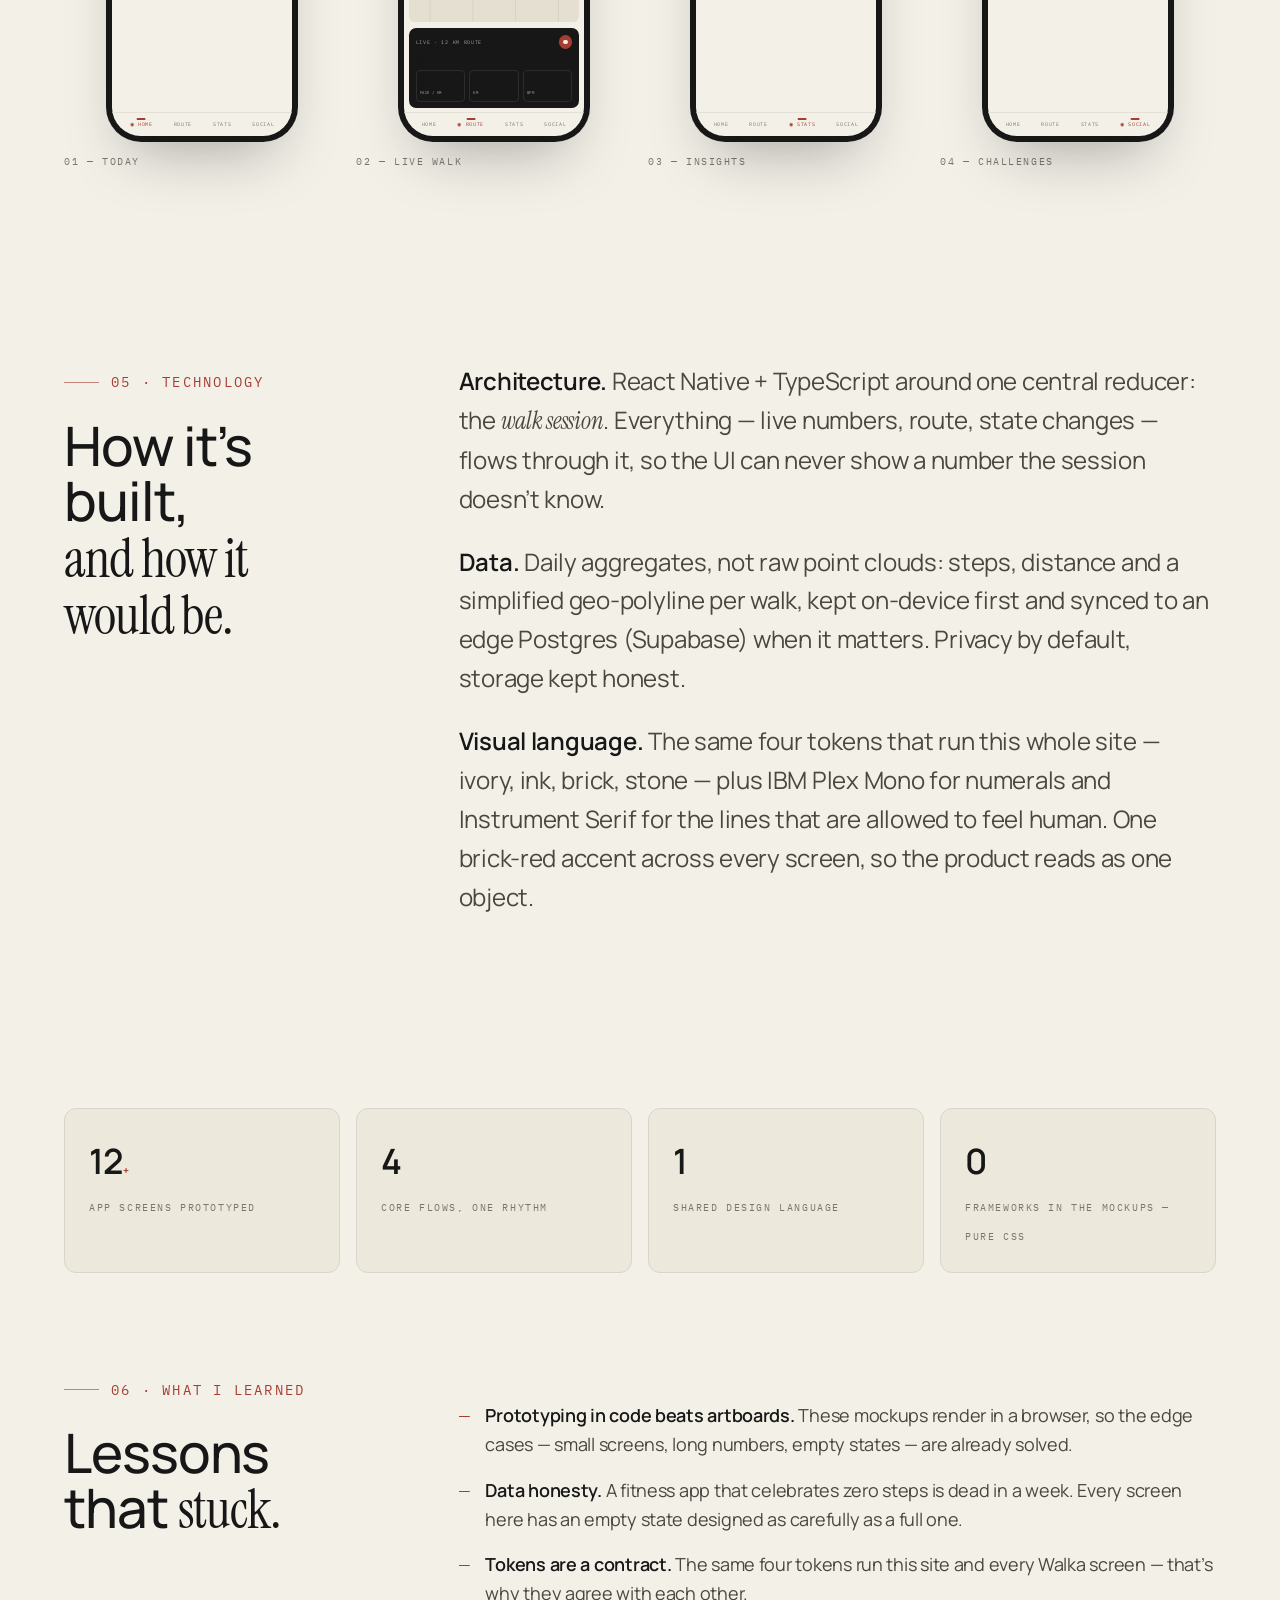
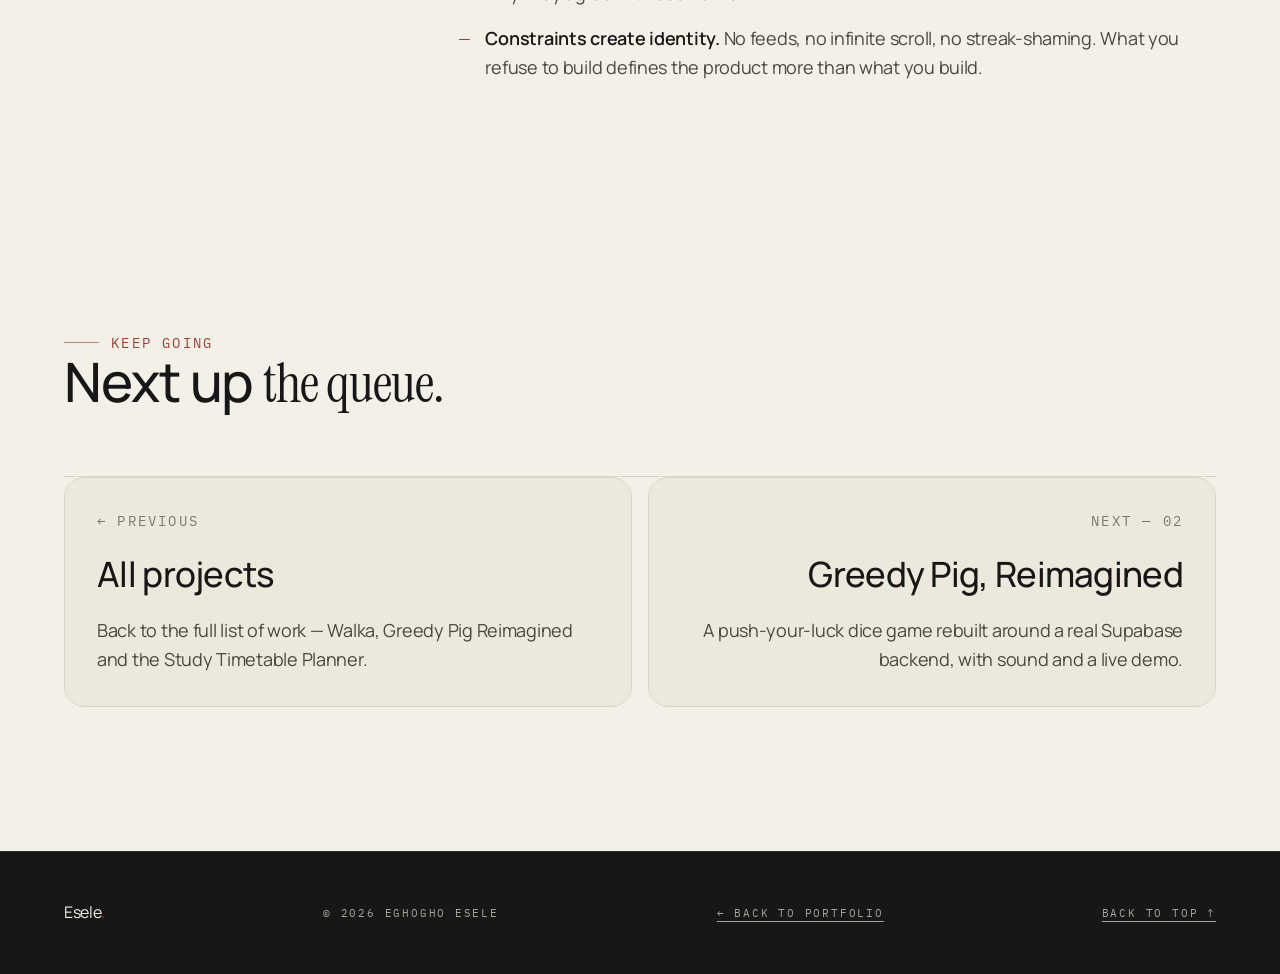
<file: walka.html>
<!doctype html>
<html lang="en">
<head>
  <meta charset="utf-8">
  <meta name="viewport" content="width=device-width, initial-scale=1">
  <title>Walka — Case Study · Eghogho Esele</title>
  <meta name="description" content="Walka: a walking-first fitness concept. Problem, approach, screen-level features, data language and a build plan — designed and prototyped in code by Eghogho Esele.">
  <meta name="author" content="Eghogho Esele">
  <meta name="theme-color" content="#F3F0E8">
  <meta property="og:title" content="Walka — a case study by Eghogho Esele">
  <meta property="og:description" content="Walking, reimagined as a game you keep winning.">
  <meta property="og:type" content="article">
  <link rel="icon" href="data:image/svg+xml,%3Csvg xmlns='http://www.w3.org/2000/svg' viewBox='0 0 64 64'%3E%3Crect width='64' height='64' rx='14' fill='%23171717'/%3E%3Ctext x='32' y='44' font-family='Georgia,serif' font-size='36' fill='%23F3F0E8' text-anchor='middle'%3EW%3C/text%3E%3Ccircle cx='47' cy='41' r='4' fill='%23A63D32'/%3E%3C/svg%3E">
  <link rel="preconnect" href="https://api.fontshare.com" crossorigin>
  <link rel="preconnect" href="https://fonts.googleapis.com">
  <link rel="preconnect" href="https://fonts.gstatic.com" crossorigin>
  <link href="https://api.fontshare.com/v2/css?f[]=general-sans,100..900" rel="stylesheet">
  <link href="https://fonts.googleapis.com/css2?family=IBM+Plex+Mono:wght@400;500&amp;family=Instrument+Serif&amp;family=Manrope:wght@400..700&amp;display=swap" rel="stylesheet">
  <link rel="stylesheet" href="css/main.css">
  <script src="js/main.js" defer></script>
</head>
<body>
  <a class="skip-link" href="#main">Skip to content</a>

  <!-- ═══════════ NAVIGATION ═══════════ -->
  <header class="nav" id="nav">
    <div class="nav__inner">
      <a class="logo" href="index.html" aria-label="Esele — home">
        <span class="logo__mark">Esele<span class="dot">.</span></span>
        <span class="logo__sub">Case study · 01</span>
      </a>
      <nav class="nav__links" aria-label="Primary">
        <a class="nav__link" href="index.html#work"><span class="n">←</span>All work</a>
        <a class="nav__link" href="index.html"><span class="n">00</span>Home</a>
      </nav>
      <div class="nav__cta">
        <a class="btn btn--sm" href="index.html#contact">Get in touch <span class="btn__arrow">→</span></a>
      </div>
      <button class="nav__burger" aria-expanded="false" aria-controls="menu" aria-label="Open menu">
        <span></span><span></span>
      </button>
    </div>
    <div class="nav__overlay" id="menu">
      <ol class="nav__menu">
        <li><a href="index.html"><span class="n">00</span>Home</a></li>
        <li><a href="index.html#work"><span class="n">01</span>All work</a></li>
        <li><a href="index.html#about"><span class="n">02</span>About</a></li>
        <li><a href="index.html#contact"><span class="n">03</span>Contact</a></li>
      </ol>
      <div class="nav__foot">
        <span data-live="email">eseleeghogho@gmail.com</span>
        <span>Walka — case study 01</span>
      </div>
    </div>
  </header>

  <main id="main">
    <!-- ═══════════ CASE-STUDY HERO ═══════════ -->
    <section class="section cs-hero" aria-labelledby="cs-title">
      <div class="container">
        <a class="crumb" href="index.html#work">← All projects</a>
        <div class="cs-hero__head reveal">
          <p class="eyebrow eyebrow--plain">Case study — 01 · Walka</p>
          <h1 id="cs-title">Walka<span class="accent">.</span></h1>
          <p class="cs-hero__sub">walking, reimagined as a game you keep winning</p>
          <p class="cs-hero__lede">Walka is a walking-first fitness concept. This page is the full treatment: the problem, the design rules that answer it, four screen-level features, the visual language, and how it would be built. Every mockup below is original UI, prototyped in code — not screenshots.</p>
        </div>
        <dl class="cs-facts reveal" data-delay="1">
          <div><dt>Role</dt><dd>Designer &amp; developer</dd></div>
          <div><dt>Platforms</dt><dd>iOS · Android (concept)</dd></div>
          <div><dt>Phase</dt><dd>v0.9 — concept</dd></div>
          <div><dt>Year</dt><dd>2026</dd></div>
          <div><dt>Stack</dt><dd>React Native · TypeScript · SVG</dd></div>
        </dl>
        <div class="cs-hero__media reveal" data-delay="2">
          <div class="mocks" aria-hidden="true">
            <div class="device device--tilt-l"><div class="device__screen ui">
              <p class="ui__bar"><span>9:41</span><span>●●●</span></p>
              <div class="ui__hero"><p class="big">6,840</p><p class="cap">steps today · 78% of goal</p></div>
              <div class="ui__row">
                <div class="ui__tile"><b>4.2 km</b><small>distance</small></div>
                <div class="ui__tile"><b>38 min</b><small>moving</small></div>
              </div>
              <div class="ui__row">
                <div class="ui__ring"><span>78%</span></div>
                <div class="ui__row-copy"><b>7-day streak</b><small>best: 14 days</small></div>
              </div>
              <div class="ui__tabs"><span class="on">◉&nbsp;Home</span><span>Route</span><span>Stats</span><span>Social</span></div>
            </div></div>
            <div class="device device--tilt-r"><div class="device__screen ui">
              <p class="ui__bar"><span>9:41</span><span>●●●</span></p>
              <div class="ui__map" aria-hidden="true">
                <svg viewBox="0 0 200 240" preserveAspectRatio="xMidYMid slice">
                  <rect width="200" height="240" fill="#E4DFD0"/>
                  <g stroke="#171717" stroke-opacity=".06">
                    <path d="M0 40h200M0 80h200M0 120h200M0 160h200M0 200h200"/>
                    <path d="M40 0v240M80 0v240M120 0v240M160 0v240"/>
                  </g>
                  <rect x="132" y="30" width="52" height="52" rx="6" fill="#D8D4CA" opacity=".85"/>
                  <path d="M30 210C60 190 40 150 78 138S120 100 108 70" fill="none" stroke="#A63D32" stroke-width="3.5" stroke-linecap="round"/>
                  <circle cx="30" cy="210" r="4" fill="#F3F0E8" stroke="#171717" stroke-width="2"/>
                  <circle cx="108" cy="70" r="5" fill="#A63D32" stroke="#F3F0E8" stroke-width="2"/>
                </svg>
              </div>
              <div class="ui__sheet">
                <div class="ui__sheet-top"><span class="ui__meta">live · 12 km route</span><span class="ui__stop"></span></div>
                <p class="t">42:18</p>
                <div class="ui__stats">
                  <div><b>6′42″</b><small>pace / km</small></div>
                  <div><b>4.2</b><small>km</small></div>
                  <div><b>128</b><small>bpm</small></div>
                </div>
              </div>
            </div></div>
          </div>
        </div>
      </div>
    </section>

    <!-- ═══════════ 01 · PROBLEM ═══════════ -->
    <section class="section section--tight">
      <div class="container">
        <div class="split reveal">
          <div class="split__label">
            <p class="eyebrow">01 · The problem</p>
            <h3>Fitness apps count you. <span class="serif">They don’t move with you.</span></h3>
          </div>
          <div class="split__body">
            <p>Most step apps open on a dashboard you have to go find them. The walk already happened; the app just tallies it afterwards. Motivation dies in that gap — I walked, I saw a number, I closed the app.</p>
            <p>Walka inverts the loop. The walk is the hero: live pace, route and body feedback sit front-of-house, and the score arrives as reward rather than report. Goals adapt to the week so a quiet Tuesday doesn’t break a streak, and the social layer nudges — one friend’s route, one shared challenge — instead of performing in a feed.</p>
            <p>The constraint that shaped everything: <strong>if the phone is in the pocket, the app still has to feel like it’s moving.</strong></p>
          </div>
        </div>
      </div>
    </section>

    <!-- ═══════════ 02 · APPROACH ═══════════ -->
    <section class="section section--tight">
      <div class="container">
        <div class="split reveal">
          <div class="split__label">
            <p class="eyebrow">02 · Approach</p>
            <h3>Three rules, <span class="serif">not a feature list.</span></h3>
          </div>
          <div class="split__body">
            <ul class="points">
              <li><span><strong>The walk is the hero.</strong> Every screen assumes you’re mid-route, not browsing — glanceable at 40&nbsp;km/h? No: glanceable at a phone-check, five seconds, one thumb.</span></li>
              <li><span><strong>Progress you can feel.</strong> Goals, streaks and pace bands react to the last seven days, not a fixed target the app picked for you.</span></li>
              <li><span><strong>A community that nudges, not a feed that scrolls.</strong> One friend’s route, one shared weekly challenge, and that’s the whole social surface.</span></li>
            </ul>
          </div>
        </div>
      </div>
    </section>

    <!-- ═══════════ 03 · FEATURES ═══════════ -->
    <section class="section section--tight" aria-label="Features">
      <div class="container">
        <div class="head reveal">
          <div>
            <p class="eyebrow">03 · Features</p>
            <h2>Four surfaces, <span class="serif">one rhythm.</span></h2>
          </div>
          <p class="head__note">Sticky mockups — the screens stay with the words. All visuals are conceptual UI.</p>
        </div>

        <!-- F1 — Live tracking -->
        <div class="feature reveal">
          <div class="feature__media">
            <div class="stage">
              <div class="device" aria-hidden="true"><div class="device__screen ui">
                <p class="ui__bar"><span>9:41</span><span>●●●</span></p>
                <div class="ui__map" aria-hidden="true">
                  <svg viewBox="0 0 200 240" preserveAspectRatio="xMidYMid slice">
                    <rect width="200" height="240" fill="#E4DFD0"/>
                    <g stroke="#171717" stroke-opacity=".06">
                      <path d="M0 40h200M0 80h200M0 120h200M0 160h200M0 200h200"/>
                      <path d="M40 0v240M80 0v240M120 0v240M160 0v240"/>
                    </g>
                    <rect x="132" y="30" width="52" height="52" rx="6" fill="#D8D4CA" opacity=".85"/>
                    <path d="M30 210C60 190 40 150 78 138S120 100 108 70" fill="none" stroke="#A63D32" stroke-width="3.5" stroke-linecap="round"/>
                    <circle cx="30" cy="210" r="4" fill="#F3F0E8" stroke="#171717" stroke-width="2"/>
                    <circle cx="108" cy="70" r="5" fill="#A63D32" stroke="#F3F0E8" stroke-width="2"/>
                  </svg>
                </div>
                <div class="ui__sheet">
                  <div class="ui__sheet-top"><span class="ui__meta">live · 12 km route</span><span class="ui__stop"></span></div>
                  <p class="t">42:18</p>
                  <div class="ui__stats">
                    <div><b>6′42″</b><small>pace / km</small></div>
                    <div><b>4.2</b><small>km</small></div>
                    <div><b>128</b><small>bpm</small></div>
                  </div>
                </div>
                <div class="ui__tabs"><span>Home</span><span class="on">◉&nbsp;Route</span><span>Stats</span><span>Social</span></div>
              </div></div>
            </div>
          </div>
          <div class="feature__copy">
            <p class="idx">F — 01</p>
            <h3>The walk itself</h3>
            <p>The live screen is the only screen that matters mid-walk. A route line that grows as you go, a big timer you can read with your thumb, and a bottom sheet with exactly three numbers. Nothing else competes for attention.</p>
            <ul class="points">
              <li><span>Pace, distance and heart rate — three numbers, no graphs mid-route.</span></li>
              <li><span>The stop control is one thumb-reach away, at 64&nbsp;px on a real phone.</span></li>
              <li><span>The route line redraws in the accent brick — the app’s one warm note on a cool map.</span></li>
            </ul>
          </div>
        </div>

        <!-- F2 — Adaptive goals -->
        <div class="feature feature--reverse reveal">
          <div class="feature__media">
            <div class="stage">
              <div class="device" aria-hidden="true"><div class="device__screen ui">
                <p class="ui__bar"><span>9:41</span><span>●●●</span></p>
                <div class="ui__hero"><p class="big">6,840</p><p class="cap">steps today · 78% of goal</p></div>
                <div class="ui__row">
                  <div class="ui__tile"><b>4.2 km</b><small>distance</small></div>
                  <div class="ui__tile"><b>38 min</b><small>moving</small></div>
                </div>
                <div class="ui__row">
                  <div class="ui__ring"><span>78%</span></div>
                  <div class="ui__row-copy"><b>7-day streak</b><small>best: 14 days</small></div>
                </div>
                <div class="ui__tabs"><span class="on">◉&nbsp;Home</span><span>Route</span><span>Stats</span><span>Social</span></div>
              </div></div>
            </div>
          </div>
          <div class="feature__copy">
            <p class="idx">F — 02</p>
            <h3>A goal that breathes</h3>
            <p>The daily target is a moving average of your last seven days, nudged by the season and by the weather. Slow week, slower goal; a big Saturday walks the target back up. The ring on the home screen is always close — close enough to chase, never set to fail.</p>
            <ul class="points">
              <li><span>Goal range: 60–120% of your seven-day average, capped by rest days.</span></li>
              <li><span>Streaks count “kept the pace”, not “maxed the bar” — so they survive busy weeks.</span></li>
              <li><span>The ring uses a 78% arc, never 100% in the mock: full circles are earned, never faked.</span></li>
            </ul>
          </div>
        </div>

        <!-- F3 — Insights -->
        <div class="feature reveal">
          <div class="feature__media">
            <div class="stage">
              <div class="device" aria-hidden="true"><div class="device__screen ui">
                <p class="ui__bar"><span>9:41</span><span>●●●</span></p>
                <div class="ui__hero"><p class="big">128.4</p><p class="cap">km this month · +12%</p></div>
                <div class="ui__chips" aria-hidden="true"><span class="on">7d</span><span>30d</span><span>1y</span></div>
                <div class="ui__chart" aria-hidden="true">
                  <i style="height:38%"></i><i style="height:64%"></i><i style="height:24%"></i><i style="height:82%"></i><i style="height:52%"></i><i style="height:96%"></i><i class="now" style="height:70%"></i>
                </div>
                <div class="ui__row">
                  <div class="ui__tile"><b>12.3 km</b><small>longest walk</small></div>
                  <div class="ui__tile"><b>5′58″</b><small>best pace</small></div>
                </div>
                <div class="ui__tabs"><span>Home</span><span>Route</span><span class="on">◉&nbsp;Stats</span><span>Social</span></div>
              </div></div>
            </div>
          </div>
          <div class="feature__copy">
            <p class="idx">F — 03</p>
            <h3>Weeks, not dashboards</h3>
            <p>Insights answer the questions people actually ask — “am I doing more than last month?” — instead of showing a wall of graphs. One big number, one seven-day bar strip, two personal records. That’s the whole page.</p>
            <ul class="points">
              <li><span>The bars are honest: short walks stay short bars. No axis truncation, no cherry-picking.</span></li>
              <li><span>Records only update when broken — the UI celebrates, it doesn’t re-tell history.</span></li>
              <li><span>Zero-step days render a designed empty state, not a blank one.</span></li>
            </ul>
          </div>
        </div>

        <!-- F4 — Social -->
        <div class="feature feature--reverse reveal">
          <div class="feature__media">
            <div class="stage">
              <div class="device" aria-hidden="true"><div class="device__screen ui">
                <p class="ui__bar"><span>9:41</span><span>●●●</span></p>
                <div class="ui__hero"><p class="big">40 km</p><p class="cap">week challenge · 28 km done</p></div>
                <div class="ui__prog" aria-hidden="true"><div class="lbl"><b>70%</b><span>you’re ahead of last week</span></div><div class="ui__line"></div></div>
                <div class="ui__chips" aria-hidden="true"><span class="on">Challenge</span><span>Friends</span></div>
                <ul class="ui__lb" aria-hidden="true">
                  <li><span class="r">01</span><span class="ini">AM</span><span class="nm">Amara</span><span class="km">31.2 km</span></li>
                  <li><span class="r">02</span><span class="ini">KE</span><span class="nm">Kelechi</span><span class="km">29.8 km</span></li>
                  <li class="you"><span class="r">03</span><span class="ini">EE</span><span class="nm">You</span><span class="km">28.4 km</span></li>
                  <li><span class="r">04</span><span class="ini">ZO</span><span class="nm">Zainab</span><span class="km">26.1 km</span></li>
                </ul>
                <div class="ui__tabs"><span>Home</span><span>Route</span><span>Stats</span><span class="on">◉&nbsp;Social</span></div>
              </div></div>
            </div>
          </div>
          <div class="feature__copy">
            <p class="idx">F — 04</p>
            <h3>Wins you share, not a feed you scroll</h3>
            <p>Social is one challenge and one leaderboard, reset weekly. The point isn’t to keep looking — it’s to have a reason to stop. The leaderboard is deliberately tiny: five people, one column, no comments.</p>
            <ul class="points">
              <li><span>Challenges are capped in scope — 40&nbsp;km a week, not a marathon promise.</span></li>
              <li><span>“You” is the highlight row, not the top row: the app never ranks your life.</span></li>
              <li><span>No infinite scroll exists anywhere in Walka. Full stop.</span></li>
            </ul>
          </div>
        </div>
      </div>
    </section>

    <!-- ═══════════ 04 · SCREEN GALLERY ═══════════ -->
    <section class="section section--tight" aria-label="Screen gallery">
      <div class="container">
        <div class="head reveal">
          <div>
            <p class="eyebrow">04 · The interface, in full</p>
            <h2>Four screens, <span class="serif">one language.</span></h2>
          </div>
          <p class="head__note">All mockups are original conceptual UI, prototyped in code — none are screenshots.</p>
        </div>
        <div class="gallery reveal">
          <figure aria-hidden="true">
            <div class="device"><div class="device__screen ui">
              <p class="ui__bar"><span>9:41</span><span>●●●</span></p>
              <div class="ui__hero"><p class="big">6,840</p><p class="cap">steps today · 78% of goal</p></div>
              <div class="ui__row"><div class="ui__tile"><b>4.2 km</b><small>distance</small></div><div class="ui__tile"><b>38 min</b><small>moving</small></div></div>
              <div class="ui__row"><div class="ui__ring"><span>78%</span></div><div class="ui__row-copy"><b>7-day streak</b><small>best: 14 days</small></div></div>
              <div class="ui__tabs"><span class="on">◉&nbsp;Home</span><span>Route</span><span>Stats</span><span>Social</span></div>
            </div></div>
            <figcaption>01 — Today</figcaption>
          </figure>
          <figure aria-hidden="true">
            <div class="device"><div class="device__screen ui">
              <p class="ui__bar"><span>9:41</span><span>●●●</span></p>
              <div class="ui__map" aria-hidden="true">
                <svg viewBox="0 0 200 240" preserveAspectRatio="xMidYMid slice">
                  <rect width="200" height="240" fill="#E4DFD0"/>
                  <g stroke="#171717" stroke-opacity=".06">
                    <path d="M0 40h200M0 80h200M0 120h200M0 160h200M0 200h200"/>
                    <path d="M40 0v240M80 0v240M120 0v240M160 0v240"/>
                  </g>
                  <rect x="132" y="30" width="52" height="52" rx="6" fill="#D8D4CA" opacity=".85"/>
                  <path d="M30 210C60 190 40 150 78 138S120 100 108 70" fill="none" stroke="#A63D32" stroke-width="3.5" stroke-linecap="round"/>
                  <circle cx="30" cy="210" r="4" fill="#F3F0E8" stroke="#171717" stroke-width="2"/>
                  <circle cx="108" cy="70" r="5" fill="#A63D32" stroke="#F3F0E8" stroke-width="2"/>
                </svg>
              </div>
              <div class="ui__sheet">
                <div class="ui__sheet-top"><span class="ui__meta">live · 12 km route</span><span class="ui__stop"></span></div>
                <p class="t">42:18</p>
                <div class="ui__stats">
                  <div><b>6′42″</b><small>pace / km</small></div><div><b>4.2</b><small>km</small></div><div><b>128</b><small>bpm</small></div>
                </div>
              </div>
              <div class="ui__tabs"><span>Home</span><span class="on">◉&nbsp;Route</span><span>Stats</span><span>Social</span></div>
            </div></div>
            <figcaption>02 — Live walk</figcaption>
          </figure>
          <figure aria-hidden="true">
            <div class="device"><div class="device__screen ui">
              <p class="ui__bar"><span>9:41</span><span>●●●</span></p>
              <div class="ui__hero"><p class="big">128.4</p><p class="cap">km this month · +12%</p></div>
              <div class="ui__chips" aria-hidden="true"><span class="on">7d</span><span>30d</span><span>1y</span></div>
              <div class="ui__chart" aria-hidden="true">
                <i style="height:38%"></i><i style="height:64%"></i><i style="height:24%"></i><i style="height:82%"></i><i style="height:52%"></i><i style="height:96%"></i><i class="now" style="height:70%"></i>
              </div>
              <div class="ui__row"><div class="ui__tile"><b>12.3 km</b><small>longest walk</small></div><div class="ui__tile"><b>5′58″</b><small>best pace</small></div></div>
              <div class="ui__tabs"><span>Home</span><span>Route</span><span class="on">◉&nbsp;Stats</span><span>Social</span></div>
            </div></div>
            <figcaption>03 — Insights</figcaption>
          </figure>
          <figure aria-hidden="true">
            <div class="device"><div class="device__screen ui">
              <p class="ui__bar"><span>9:41</span><span>●●●</span></p>
              <div class="ui__hero"><p class="big">40 km</p><p class="cap">week challenge · 28 km done</p></div>
              <div class="ui__prog" aria-hidden="true"><div class="lbl"><b>70%</b><span>you’re ahead of last week</span></div><div class="ui__line"></div></div>
              <ul class="ui__lb" aria-hidden="true">
                <li><span class="r">01</span><span class="ini">AM</span><span class="nm">Amara</span><span class="km">31.2 km</span></li>
                <li class="you"><span class="r">02</span><span class="ini">EE</span><span class="nm">You</span><span class="km">29.4 km</span></li>
                <li><span class="r">03</span><span class="ini">KE</span><span class="nm">Kelechi</span><span class="km">28.9 km</span></li>
                <li><span class="r">04</span><span class="ini">ZO</span><span class="nm">Zainab</span><span class="km">26.1 km</span></li>
              </ul>
              <div class="ui__tabs"><span>Home</span><span>Route</span><span>Stats</span><span class="on">◉&nbsp;Social</span></div>
            </div></div>
            <figcaption>04 — Challenges</figcaption>
          </figure>
        </div>
      </div>
    </section>

    <!-- ═══════════ 05 · TECHNOLOGY ═══════════ -->
    <section class="section section--tight">
      <div class="container">
        <div class="split reveal">
          <div class="split__label">
            <p class="eyebrow">05 · Technology</p>
            <h3>How it’s built, <span class="serif">and how it would be.</span></h3>
          </div>
          <div class="split__body">
            <p><strong>Architecture.</strong> React Native + TypeScript around one central reducer: the <em>walk session</em>. Everything — live numbers, route, state changes — flows through it, so the UI can never show a number the session doesn’t know.</p>
            <p><strong>Data.</strong> Daily aggregates, not raw point clouds: steps, distance and a simplified geo-polyline per walk, kept on-device first and synced to an edge Postgres (Supabase) when it matters. Privacy by default, storage kept honest.</p>
            <p><strong>Visual language.</strong> The same four tokens that run this whole site — ivory, ink, brick, stone — plus IBM Plex Mono for numerals and Instrument Serif for the lines that are allowed to feel human. One brick-red accent across every screen, so the product reads as one object.</p>
          </div>
        </div>
      </div>
    </section>

    <!-- ═══════════ 06 · WHAT I LEARNED ═══════════ -->
    <section class="section section--tight">
      <div class="container">
        <div class="stats reveal" aria-label="By the numbers">
          <div class="stat"><b>12<span class="accent">+</span></b><span>App screens prototyped</span></div>
          <div class="stat"><b>4</b><span>Core flows, one rhythm</span></div>
          <div class="stat"><b>1</b><span>Shared design language</span></div>
          <div class="stat"><b>0</b><span>Frameworks in the mockups — pure CSS</span></div>
        </div>
        <div class="split reveal" data-delay="1" style="margin-top:var(--sp-9)">
          <div class="split__label">
            <p class="eyebrow">06 · What I learned</p>
            <h3>Lessons that <span class="serif">stuck.</span></h3>
          </div>
          <div class="split__body">
            <ul class="points">
              <li><span><strong>Prototyping in code beats artboards.</strong> These mockups render in a browser, so the edge cases — small screens, long numbers, empty states — are already solved.</span></li>
              <li><span><strong>Data honesty.</strong> A fitness app that celebrates zero steps is dead in a week. Every screen here has an empty state designed as carefully as a full one.</span></li>
              <li><span><strong>Tokens are a contract.</strong> The same four tokens run this site and every Walka screen — that’s why they agree with each other.</span></li>
              <li><span><strong>Constraints create identity.</strong> No feeds, no infinite scroll, no streak-shaming. What you refuse to build defines the product more than what you build.</span></li>
            </ul>
          </div>
        </div>
      </div>
    </section>

    <!-- ═══════════ NEXT / PREVIOUS NAV ═══════════ -->
    <section class="section" aria-label="Project navigation">
      <div class="container">
        <div class="head reveal">
          <div>
            <p class="eyebrow">Keep going</p>
            <h2>Next up <span class="serif">the queue.</span></h2>
          </div>
        </div>
        <nav class="cs-nav reveal" aria-label="Project navigation">
          <a class="cs-nav__link" href="index.html#work">
            <p class="tag">← Previous</p>
            <h3>All projects</h3>
            <p class="card__desc">Back to the full list of work — Walka, Greedy Pig Reimagined and the Study Timetable Planner.</p>
          </a>
          <a class="cs-nav__link cs-nav__next" data-live="greedypig" href="#">
            <p class="tag">Next — 02</p>
            <h3>Greedy Pig, Reimagined</h3>
            <p class="card__desc">A push-your-luck dice game rebuilt around a real Supabase backend, with sound and a live demo.</p>
          </a>
        </nav>
      </div>
    </section>
  </main>

  <!-- ═══════════ FOOTER ═══════════ -->
  <footer class="footer">
    <div class="container">
      <div class="footer__inner">
        <p class="footer__brand">Esele<span class="dot">.</span></p>
        <p>© <span data-year>2026</span> Eghogho Esele</p>
        <p><a href="index.html">← Back to portfolio</a></p>
        <a href="#nav">Back to top ↑</a>
      </div>
    </div>
  </footer>
</body>
</html>
</file>
<file: css/main.css>
/* ==========================================================================
   EGHOGHO ESELE — Portfolio · Design System
   A single source of truth for every page. Two files share this:
   index.html (home) and walka.html (case study).
   --------------------------------------------------------------------------
   Sections
   01  Tokens (colour / type / space / radius / shadow / motion)
   02  Reset & base
   03  Typography utilities
   04  Layout & primitives (container, section, buttons, labels, hairlines)
   05  Navigation (desktop + mobile overlay)
   06  Hero
   07  About
   08  Projects (list + cards + device mockups)
   09  Skills / interests
   10  Education
   11  Experience timeline
   12  Contact + socials + footer
   13  Walka case-study specifics
   14  Motion (scroll reveal, hover, focus, reduced-motion)
   15  Responsive art direction
   ========================================================================== */


/* ==========================================================================
   01 · TOKENS
   ========================================================================== */
:root{
  /* ---- Colour · warm editorial system ---- */
  --bg:            #F3F0E8;   /* primary background · warm ivory */
  --bg-2:         #ECE8DC;   /* secondary background · deeper ivory */
  --bg-3:         #E4DfD0;   /* muted surface · raised cards */
  --ink:          #171717;   /* primary text · deep charcoal */
  --ink-soft:     #4A4741;   /* secondary text */
  --ink-faint:    #7C776C;   /* tertiary / meta text */
  --accent:       #A63D32;   /* brick red · the single accent */
  --accent-soft:  #C2564A;   /* lighter accent (hover on light) */
  --accent-deep:  #7A2A21;   /* deep accent (hover on dark / pressed) */
  --line:         #D8D4CA;   /* stone · hairlines on light */
  --line-soft:    #E4E0D6;   /* softer hairline */
  --line-dark:    #2E2C28;   /* hairline on dark */
  --on-dark:      #F3F0E8;    /* text on ink */
  --on-dark-soft: #A8A396;    /* secondary text on ink */
  --on-dark-faint:#6E6A60;

  /* ---- Typography ---- */
  --font-display: "General Sans", "Satoshi", "Manrope", ui-sans-serif, system-ui, sans-serif;
  --font-body:    "Manrope", ui-sans-serif, system-ui, -apple-system, sans-serif;
  --font-serif:   "Instrument Serif", "Georgia", serif;
  --font-mono:    "IBM Plex Mono", ui-monospace, "SFMono-Regular", monospace;

  /* Fluid scale */
  --step--1: clamp(0.75rem, 0.72rem + 0.18vw, 0.875rem);   /* meta / labels */
  --step-0:  clamp(1rem,  0.94rem + 0.30vw, 1.125rem);     /* body */
  --step-1:  clamp(1.25rem, 1.15rem + 0.5vw, 1.5rem);      /* subheads */
  --step-2:  clamp(1.6rem, 1.3rem + 1.1vw, 2.25rem);       /* h3 */
  --step-3:  clamp(2.15rem, 1.6rem + 2.4vw, 3.4rem);       /* h2 / section */
  --step-4:  clamp(2.75rem, 1.9rem + 4.2vw, 5.25rem);      /* h1 / hero */
  --step-5:  clamp(3.6rem, 2.2rem + 6.5vw, 7.5rem);        /* display splash */

  /* ---- Rhythm ---- */
  --lh-display: 1.02;
  --lh-tight:   1.15;
  --lh-body:    1.62;
  --lh-mono:    1.5;
  --ls-display: -0.02em;
  --ls-tight:   -0.015em;
  --ls-label:   0.16em;

  /* ---- Space (4px base) ---- */
  --sp-1: 0.25rem;
  --sp-2: 0.5rem;
  --sp-3: 0.75rem;
  --sp-4: 1rem;
  --sp-5: 1.5rem;
  --sp-6: 2rem;
  --sp-7: 3rem;
  --sp-8: 4rem;
  --sp-9: 6rem;
  --sp-10: 8.5rem;

  /* ---- Layout ---- */
  --measure: 68ch;
  --content: 80rem;
  --gutter: clamp(1.5rem, 5vw, 4rem);
  --section-y: clamp(5rem, 12vw, 9rem);

  /* ---- Shape ---- */
  --r-none: 0;
  --r-xs: 3px;
  --r-sm: 6px;
  --r-md: 12px;
  --r-lg: 20px;
  --r-full: 999px;

  /* ---- Elevation ---- */
  --shadow-sm: 0 1px 2px rgba(23,23,23,.06), 0 2px 6px rgba(23,23,23,.05);
  --shadow:    0 10px 30px -12px rgba(23,23,23,.22);
  --shadow-lg: 0 30px 60px -24px rgba(23,23,23,.35);

  /* ---- Motion ---- */
  --ease-out:   cubic-bezier(.19,1,.22,1);
  --ease-in-out:cubic-bezier(.65,0,.35,1);
  --ease-expo:  cubic-bezier(.16,1,.3,1);
  --dur-fast: 160ms;
  --dur:    320ms;
  --dur-slow:640ms;
}


/* ==========================================================================
   02 · RESET & BASE
   ========================================================================== */
*,*::before,*::after{box-sizing:border-box;margin:0;padding:0;}
html{
  -webkit-text-size-adjust:100%;
  scroll-behavior:smooth;
  scroll-padding-top: 6.5rem;
  -webkit-font-smoothing:antialiased;
  text-rendering:optimizeLegibility;
}
body{
  font-family:var(--font-body);
  font-size:var(--step-0);
  line-height:var(--lh-body);
  color:var(--ink);
  background:var(--bg);
  font-weight:400;
  letter-spacing:var(--ls-tight);
  overflow-x:hidden;
  -webkit-font-smoothing:antialiased;
}
img,svg,video{display:block;max-width:100%;}
ul[role="list"],ol[role="list"]{list-style:none;}
a{color:inherit;text-decoration:none;}
button{font:inherit;color:inherit;background:none;border:none;cursor:pointer;}
::selection{background:var(--accent);color:var(--bg);}

/* Grain — a hair of texture over the whole canvas (restrained) */
body::after{
  content:"";
  position:fixed; inset:0;
  z-index:9999;
  pointer-events:none;
  opacity:.035;
  mix-blend-mode:multiply;
  background-image:url("data:image/svg+xml,%3Csvg xmlns='http://www.w3.org/2000/svg' width='160' height='160'%3E%3Cfilter id='n'%3E%3CfeTurbulence type='fractalNoise' baseFrequency='0.85' numOctaves='3' stitchTiles='stitch'/%3E%3C/filter%3E%3Crect width='100%25' height='100%25' filter='url(%23n)'/%3E%3C/svg%3E");
}

/* Skip link */
.skip-link{
  position:fixed; top:var(--sp-4); left:var(--sp-4);
  z-index:100;
  padding:var(--sp-3) var(--sp-5);
  background:var(--ink); color:var(--bg);
  font-family:var(--font-mono); font-size:var(--step--1);
  border-radius:var(--r-sm);
  transform:translateY(-160%);
  transition:transform var(--dur) var(--ease-out);
}
.skip-link:focus{transform:translateY(0);}


/* ==========================================================================
   03 · TYPOGRAPHY UTILITIES
   ========================================================================== */
h1,h2,h3,h4{
  font-family:var(--font-display);
  font-weight:500;
  line-height:var(--lh-display);
  letter-spacing:var(--ls-display);
  text-wrap:balance;
}
p{max-width:var(--measure);}
.serif{font-family:var(--font-serif);font-weight:400;}
.mono{font-family:var(--font-mono);}
.eyebrow{
  font-family:var(--font-mono);
  font-size:var(--step--1);
  letter-spacing:var(--ls-label);
  text-transform:uppercase;
  color:var(--accent);
  display:inline-flex; align-items:center; gap:var(--sp-3);
}
.eyebrow::before{content:"";width:2.2rem;height:1px;background:var(--accent);opacity:.6;}
.eyebrow--plain::before{display:none;}

/* Accent word treatment — an editorial flourish */
.wordmark{font-family:var(--font-serif);font-weight:400;font-style:italic;}
.accent{color:var(--accent);}


/* ==========================================================================
   04 · LAYOUT & PRIMITIVES
   ========================================================================== */
.container{
  width:min(var(--content), 100% - (var(--gutter) * 2));
  margin-inline:auto;
}
.container--wide{width:min(96rem, 100% - (var(--gutter)*2));margin-inline:auto;}
.section{padding-block:var(--section-y);position:relative;}
.section--tight{padding-block:clamp(3.5rem,8vw,6rem);}
.head{
  display:flex; align-items:flex-end; justify-content:space-between;
  gap:var(--sp-5); flex-wrap:wrap;
  margin-bottom:var(--sp-8);
}
.head h2{font-size:var(--step-3);}
.head .head__note{
  font-family:var(--font-mono);
  font-size:var(--step--1);
  color:var(--ink-faint);
  max-width:24ch; line-height:var(--lh-mono);
}

/* hairline rule */
.rule{height:1px;background:var(--line);border:none;}
.rule--accent{background:var(--accent);}

/* ---------- Buttons ---------- */
.btn{
  display:inline-flex; align-items:center; gap:var(--sp-3);
  font-family:var(--font-mono);
  font-size:var(--step--1);
  letter-spacing:var(--ls-label);
  text-transform:uppercase;
  height:3.25rem;
  padding-inline:var(--sp-6);
  border-radius:var(--r-full);
  border:1px solid var(--ink);
  background:var(--ink);
  color:var(--bg);
  position:relative;
  overflow:hidden;
  transition:transform var(--dur-fast) var(--ease-out),
             background var(--dur-fast) var(--ease-out),
             color var(--dur-fast) var(--ease-out),
             border-color var(--dur-fast) var(--ease-out);
  will-change:transform;
}
.btn .btn__arrow{transition:transform var(--dur) var(--ease-out);}
.btn:hover{background:var(--accent);border-color:var(--accent);color:#fff;}
.btn:hover .btn__arrow{transform:translateX(4px);}
.btn:active{transform:translateY(1px);}

.btn--ghost{
  background:transparent; color:var(--ink); border-color:var(--ink);
}
.btn--ghost:hover{background:var(--ink);color:var(--bg);border-color:var(--ink);}
.btn--ghost:hover .btn__arrow{transform:translateX(4px);}

.btn--accent{background:var(--accent);border-color:var(--accent);color:#fff;}
.btn--accent:hover{background:var(--accent-deep);border-color:var(--accent-deep);}

/* On-dark variants */
.btn--light{background:var(--bg);border-color:var(--bg);color:var(--ink);}
.btn--light:hover{background:var(--accent);border-color:var(--accent);color:#fff;}
.btn--ghost-light{background:transparent;color:var(--on-dark);border-color:var(--line-dark);}
.btn--ghost-light:hover{background:var(--on-dark);color:var(--ink);border-color:var(--on-dark);}

.btn--sm{height:2.75rem;padding-inline:var(--sp-5);}
.btn:disabled{opacity:.4;cursor:not-allowed;}

/* ---------- Chips / labels ---------- */
.chip{
  display:inline-flex; align-items:center;
  font-family:var(--font-mono);
  font-size:var(--step--1);
  letter-spacing:.02em;
  padding:var(--sp-2) var(--sp-4);
  border:1px solid var(--line);
  border-radius:var(--r-full);
  background:var(--bg-2);
  color:var(--ink-soft);
  transition:border-color var(--dur-fast),background var(--dur-fast),color var(--dur-fast);
}
.chip:hover{border-color:var(--ink);color:var(--ink);}
.chip--accent{background:var(--ink);color:var(--bg);border-color:var(--ink);}
.tag{
  display:inline-block;
  font-family:var(--font-mono);
  font-size:var(--step--1);
  letter-spacing:var(--ls-label);
  text-transform:uppercase;
  color:var(--ink-faint);
}

/* focus ring — consistent interaction language */
a:focus-visible,.btn:focus-visible,.nav__link:focus-visible,
[tabindex]:focus-visible,.link:focus-visible{
  outline:2px solid var(--accent);
  outline-offset:3px;
  border-radius:var(--r-xs);
}


/* ==========================================================================
   05 · NAVIGATION
   ========================================================================== */
.nav{
  position:fixed; inset:0 0 auto 0;
  z-index:50;
  transition:background var(--dur) var(--ease-out),
             box-shadow var(--dur) var(--ease-out),
             border-color var(--dur) var(--ease-out);
  border-bottom:1px solid transparent;
}
.nav.is-scrolled{
  background:color-mix(in srgb, var(--bg) 82%, transparent);
  -webkit-backdrop-filter:blur(14px);
  backdrop-filter:blur(14px);
  border-bottom-color:var(--line-soft);
}
.nav__inner{
  display:flex; align-items:center; justify-content:space-between;
  height:4.75rem;
  width:min(var(--content),100% - (var(--gutter)*2));
  margin-inline:auto;
}

/* Wordmark */
.logo{display:flex;align-items:baseline;gap:var(--sp-2);z-index:2;}
.logo__mark{
  font-family:var(--font-display);
  font-weight:600; font-size:1.25rem;
  letter-spacing:-0.03em;
}
.logo__mark .dot{color:var(--accent);}
.logo__sub{
  font-family:var(--font-mono);
  font-size:.6rem; letter-spacing:var(--ls-label);
  text-transform:uppercase; color:var(--ink-faint);
  border-left:1px solid var(--line);
  padding-left:var(--sp-3);
}

/* Desktop links */
.nav__links{display:flex;align-items:center;gap:var(--sp-7);}
.nav__link{
  position:relative;
  font-family:var(--font-mono);
  font-size:var(--step--1);
  letter-spacing:var(--ls-label);
  text-transform:uppercase;
  color:var(--ink-soft);
  padding-block:var(--sp-2);
  transition:color var(--dur-fast);
}
.nav__link .n{color:var(--accent);margin-right:.45rem;font-size:.9em;}
.nav__link::after{
  content:"";position:absolute;left:0;bottom:0;height:1px;width:100%;
  background:var(--ink);transform:scaleX(0);transform-origin:left;
  transition:transform var(--dur) var(--ease-out);
}
.nav__link:hover,.nav__link[aria-current="true"]{color:var(--ink);}
.nav__link:hover::after,.nav__link[aria-current="true"]::after{transform:scaleX(1);}

.nav__cta{display:flex;align-items:center;gap:var(--sp-4);}

/* Hamburger (mobile) */
.nav__burger{display:none;z-index:60;flex-direction:column;gap:6px;padding:var(--sp-3);}
.nav__burger span{width:26px;height:2px;background:var(--ink);transition:transform var(--dur) var(--ease-out),opacity var(--dur);}
.nav.is-open .nav__burger span:nth-child(1){transform:translateY(4px) rotate(45deg);}
.nav.is-open .nav__burger span:nth-child(2){transform:translateY(-4px) rotate(-45deg);}
.nav.is-open .nav__burger{z-index:70;}

/* Mobile overlay menu */
.nav__overlay{
  position:fixed; inset:0; z-index:55;
  background:var(--ink); color:var(--on-dark);
  padding:calc(4.75rem + var(--sp-8)) var(--gutter) var(--sp-8);
  display:flex; flex-direction:column; justify-content:space-between;
  transform:translateY(-100%);
  transition:transform var(--dur-slow) var(--ease-expo);
  visibility:hidden;
}
.nav.is-open .nav__overlay{transform:translateY(0);visibility:visible;}
.nav__menu{display:flex;flex-direction:column;gap:var(--sp-2);list-style:none;}
.nav__menu a{
  display:flex; align-items:baseline; gap:var(--sp-4);
  font-family:var(--font-display); font-weight:500;
  font-size:var(--step-3); letter-spacing:var(--ls-display);
  padding-block:var(--sp-3);
  border-bottom:1px solid var(--line-dark);
  transition:padding-left var(--dur) var(--ease-out),color var(--dur-fast);
}
.nav__menu a .n{font-family:var(--font-mono);font-size:var(--step--1);color:var(--accent);}
.nav__menu a:hover{padding-left:var(--sp-4);color:#fff;}
.nav__foot{
  display:flex;justify-content:space-between;align-items:center;
  font-family:var(--font-mono);font-size:var(--step--1);
  color:var(--on-dark-soft);letter-spacing:var(--ls-label);text-transform:uppercase;
}

/* On a dark page (walka), the nav inverts when scrolled */
.nav--dark.is-scrolled{background:color-mix(in srgb, var(--ink) 82%, transparent);border-bottom-color:var(--line-dark);}
.nav--dark .logo__mark{color:var(--on-dark);}
.nav--dark .logo__mark .dot{color:var(--accent-soft);}
.nav--dark .logo__sub{color:var(--on-dark-faint);border-color:var(--line-dark);}
.nav--dark .nav__link{color:var(--on-dark-soft);}
.nav--dark .nav__link:hover,.nav--dark .nav__link[aria-current="true"]{color:var(--on-dark);}
.nav--dark .nav__link::after{background:var(--on-dark);}
.nav--dark .nav__burger span{background:var(--on-dark);}
.nav--dark .nav__cta .btn{display:none;}
.nav__overlay--light .nav__foot{color:var(--on-dark-soft);}


/* ==========================================================================
   06 · HERO
   ========================================================================== */
.hero{
  position:relative;
  padding-top:calc(4.75rem + var(--sp-9));
  padding-bottom:var(--section-y);
  overflow:hidden;
  isolation:isolate;
}
.hero__grid{
  display:grid; grid-template-columns:repeat(12,1fr);
  gap:var(--sp-4);
  align-items:end;
}
.hero__meta{grid-column:1/8;}
.hero__kicker{margin-bottom:var(--sp-6);}
.hero h1{
  font-size:var(--step-5);
  font-weight:500;
  line-height:var(--lh-display);
  letter-spacing:-0.03em;
}
.hero h1 .l2{
  display:block;
  font-family:var(--font-serif);
  font-style:italic; font-weight:400;
  color:var(--ink-soft);
  letter-spacing:-0.02em;
  margin-top:var(--sp-2);
}
.hero h1 .l2 .accent{color:var(--accent);}
.hero__lede{
  grid-column:8/13;
  font-size:var(--step-1);
  color:var(--ink-soft);
  line-height:var(--lh-tight);
  max-width:34ch;
}
.hero__scroll{
  position:absolute; left:50%; transform:translateX(-50%);
  width:min(var(--content), 100% - (var(--gutter) * 2));
  bottom:var(--sp-6);
  display:flex; align-items:center; gap:var(--sp-4);
  font-family:var(--font-mono);font-size:var(--step--1);
  letter-spacing:var(--ls-label);text-transform:uppercase;color:var(--ink-faint);
}
.hero__scroll .arrow{
  width:1px;height:34px;background:var(--line);position:relative;overflow:hidden;
}
.hero__scroll .arrow::after{
  content:"";position:absolute;inset:0;background:var(--accent);
  animation:scrolldrop 2.2s var(--ease-in-out) infinite;
}
@keyframes scrolldrop{0%{transform:translateY(-100%);}50%,100%{transform:translateY(100%);}}

/* subtle compositional accent: an arc + grain block, editorial */
.hero__compo{
  position:absolute; top:calc(4.75rem + var(--sp-5)); right:var(--gutter);
  width:min(20rem,34vw); aspect-ratio:1;
  border:1px solid var(--line); border-radius:var(--r-full);
  z-index:-1;
}
.hero__compo::before{
  content:"";position:absolute;inset:0;border-radius:var(--r-full);
  background:
    radial-gradient(120% 120% at 80% 0%, color-mix(in srgb,var(--accent) 20%,transparent), transparent 55%);
  opacity:.5;
}
.hero__compo__label{
  position:absolute;bottom:var(--sp-4);left:50%;transform:translateX(-50%);
  font-family:var(--font-mono);font-size:.6rem;letter-spacing:var(--ls-label);
  text-transform:uppercase;color:var(--ink-faint);white-space:nowrap;
}

/* Hero strip / ticker */
.strip{
  border-top:1px solid var(--line);
  border-bottom:1px solid var(--line);
  background:var(--bg-2);
  overflow:hidden;
  padding-block:var(--sp-4);
}
.strip__row{
  display:flex; gap:var(--sp-8); white-space:nowrap;
  font-family:var(--font-mono);font-size:var(--step--1);
  letter-spacing:var(--ls-label);text-transform:uppercase;color:var(--ink-soft);
  animation:marquee 32s linear infinite;
}
.strip__row span{display:inline-flex;gap:var(--sp-8);}
.strip__row .sep{color:var(--accent);}
@keyframes marquee{to{transform:translateX(-50%);}}
.strip--static .strip__row{animation:none;}


/* ==========================================================================
   07 · ABOUT
   ========================================================================== */
.about__grid{display:grid;grid-template-columns:repeat(12,1fr);gap:var(--sp-6);}
.about__aside{grid-column:1/4;}
.about__aside .eyebrow{margin-bottom:var(--sp-5);}
.about__body{grid-column:5/13;}
.about__body p + p{margin-top:var(--sp-5);}
.about__body .lead{
  font-family:var(--font-display);font-weight:500;
  font-size:var(--step-2);line-height:var(--lh-tight);letter-spacing:var(--ls-tight);
  color:var(--ink);
}
.about__body p{color:var(--ink-soft);}
.about__body p strong{color:var(--ink);font-weight:600;}

/* Portrait panel — a designed object, not a photo of a person */
.portrait{
  margin-top:var(--sp-6);
  position:relative; aspect-ratio:4/5; max-width:16rem;
  border-radius:var(--r-md); overflow:hidden;
  background:
    linear-gradient(160deg, var(--bg-3) 0%, var(--bg-2) 60%);
  border:1px solid var(--line);
  display:grid; place-items:center;
}
.portrait__mono{
  font-family:var(--font-display);font-weight:600;
  font-size:5rem;letter-spacing:-0.04em;color:var(--ink);
}
.portrait__mono .accent{color:var(--accent);}
.portrait__grid{
  position:absolute;inset:0;
  background-image:
    linear-gradient(var(--line-soft) 1px,transparent 1px),
    linear-gradient(90deg,var(--line-soft) 1px,transparent 1px);
  background-size:22% 22%;
  opacity:.5;
}
.portrait__tag{
  position:absolute;left:var(--sp-4);bottom:var(--sp-4);
  font-family:var(--font-mono);font-size:.6rem;letter-spacing:var(--ls-label);
  text-transform:uppercase;color:var(--ink-faint);
}

/* facts row */
.about__facts{
  grid-column:5/13; margin-top:var(--sp-8);
  display:grid;grid-template-columns:repeat(4,1fr);gap:var(--sp-5);
  border-top:1px solid var(--line); padding-top:var(--sp-6);
}
.fact .k{font-family:var(--font-mono);font-size:.65rem;letter-spacing:var(--ls-label);text-transform:uppercase;color:var(--ink-faint);display:block;margin-bottom:var(--sp-2);}
.fact .v{font-family:var(--font-display);font-weight:500;font-size:var(--step-1);letter-spacing:var(--ls-tight);line-height:var(--lh-tight);}


/* ==========================================================================
   08 · PROJECTS
   ========================================================================== */
.projects__grid{display:grid;gap:var(--sp-4);}

/* Project card */
.card{
  position:relative;
  display:grid; grid-template-columns:repeat(12,1fr);
  gap:var(--sp-5);
  background:var(--bg-2);
  border:1px solid var(--line);
  border-radius:var(--r-lg);
  padding:var(--sp-6);
  overflow:hidden;
  transition:transform var(--dur) var(--ease-out),
             border-color var(--dur) var(--ease-out),
             box-shadow var(--dur) var(--ease-out);
}
.card:hover{
  transform:translateY(-4px);
  border-color:color-mix(in srgb, var(--ink) 35%, var(--line));
  box-shadow:var(--shadow);
}
.card__media{
  grid-column:span 6; position:relative;
  aspect-ratio:4/3; border-radius:var(--r-md); overflow:hidden;
  background:var(--bg-3); border:1px solid var(--line);
}
.card__media img,.card__media svg{width:100%;height:100%;object-fit:cover;}
.card__body{grid-column:span 6;display:flex;flex-direction:column;justify-content:space-between;gap:var(--sp-5);padding-block:var(--sp-2);}
.card__top{display:flex;justify-content:space-between;align-items:flex-start;gap:var(--sp-4);}
.card__num{font-family:var(--font-mono);font-size:.65rem;letter-spacing:var(--ls-label);color:var(--ink-faint);}
.card__cat{
  font-family:var(--font-mono);font-size:.62rem;letter-spacing:var(--ls-label);
  text-transform:uppercase;color:var(--accent);
  border:1px solid color-mix(in srgb,var(--accent) 40%,transparent);
  padding:var(--sp-1) var(--sp-3);border-radius:var(--r-full);
}
.card__title{font-size:var(--step-2);letter-spacing:var(--ls-display);}
.card__desc{color:var(--ink-soft);font-size:var(--step-0);}
.card__stack{display:flex;flex-wrap:wrap;gap:var(--sp-2);}
.card__foot{display:flex;justify-content:space-between;align-items:center;gap:var(--sp-4);margin-top:auto;}
.card__link{
  display:inline-flex;align-items:center;gap:var(--sp-3);
  font-family:var(--font-mono);font-size:var(--step--1);letter-spacing:var(--ls-label);
  text-transform:uppercase;color:var(--ink);
}
.card__link .a{
  width:2rem;height:2rem;border:1px solid var(--ink);border-radius:var(--r-full);
  display:grid;place-items:center;transition:background var(--dur-fast),color var(--dur-fast),border-color var(--dur-fast);
}
.card__link:hover .a{background:var(--accent);border-color:var(--accent);color:#fff;}
.card__link:hover .a svg{transform:translate(2px,-2px);}
.card__link .a svg{transition:transform var(--dur) var(--ease-out);}

/* Featured card (Walka) spans full width with a big media panel */
.card--featured{background:var(--ink);color:var(--on-dark);border-color:var(--line-dark);}
.card--featured .card__cat{color:var(--accent-soft);border-color:color-mix(in srgb,var(--accent) 50%,transparent);}
.card--featured .card__desc{color:var(--on-dark-soft);}
.card--featured .card__num{color:var(--on-dark-faint);}
.card--featured .card__link{color:var(--on-dark);}
.card--featured .card__link .a{border-color:var(--on-dark);}
.card--featured .card__link:hover .a{background:var(--accent);border-color:var(--accent);color:#fff;}
.card--featured .card__stack .chip{background:transparent;border-color:var(--line-dark);color:var(--on-dark-soft);}
.card--featured .card__media{background:var(--bg-2);border-color:var(--line-dark);}

/* ---------- Device mockups (original, conceptual) ---------- */
.mocks{
  display:flex; align-items:center; justify-content:center; gap:var(--sp-4);
  height:100%; padding:var(--sp-5);
  background:
    radial-gradient(120% 120% at 50% 0%, color-mix(in srgb,var(--accent) 16%, var(--bg-2)), var(--bg-2) 70%);
}
.device{
  position:relative;
  width:min(11rem, 44%);
  aspect-ratio:9/19;
  background:var(--ink);
  border-radius:2.2rem;
  padding:6px;
  box-shadow:var(--shadow-lg);
  flex-shrink:0;
}
.device::before{
  content:"";position:absolute;top:14px;left:50%;transform:translateX(-50%);
  width:38%;height:20px;background:var(--ink);border-radius:var(--r-full);z-index:3;
}
.device__screen{
  width:100%;height:100%;
  background:var(--bg);
  border-radius:1.8rem;
  overflow:hidden;
  display:flex;flex-direction:column;
  font-size:.5rem;
  position:relative;
}
.device--tilt-l{transform:rotate(-4deg) translateY(6px);}
.device--tilt-r{transform:rotate(4deg) translateY(-8px);}
/* little UI inside the mockups */
.ui{font-family:var(--font-mono);color:var(--ink);}
.ui__bar{display:flex;justify-content:space-between;padding:.7em 1em;font-size:.8em;color:var(--ink-faint);}
.ui__hero{padding:0 1em;}
.ui__hero .big{font-family:var(--font-display);font-weight:600;font-size:2.6em;letter-spacing:-.03em;line-height:1;}
.ui__hero .cap{color:var(--ink-faint);font-size:.85em;margin-top:.4em;}
.ui__ring{width:3.2em;height:3.2em;border-radius:var(--r-full);border:.35em solid var(--line);border-top-color:var(--accent);border-right-color:var(--accent);margin:.5em 0;position:relative;flex-shrink:0;}
.ui__ring span{position:absolute;inset:0;display:grid;place-items:center;font-size:1em;font-weight:600;}
.ui__row{display:flex;gap:.6em;align-items:center;padding:0 1em .5em;}
.ui__tile{flex:1;border:1px solid var(--line);border-radius:.6em;padding:.6em;}
.ui__tile b{font-family:var(--font-display);font-size:1.15em;display:block;}
.ui__tile small{color:var(--ink-faint);font-size:.72em;}
.ui__line{height:.45em;border-radius:var(--r-full);background:var(--line);position:relative;overflow:hidden;}
.ui__line::after{content:"";position:absolute;inset:0;width:62%;background:var(--accent);border-radius:var(--r-full);}
.ui__list{list-style:none;padding:.3em 1em;display:grid;gap:.5em;}
.ui__list li{display:flex;gap:.5em;align-items:center;}
.ui__list li .dot{width:.7em;height:.7em;border-radius:50%;background:var(--accent);flex-shrink:0;}

/* project detail hero (walka) */
.cs-hero{position:relative;overflow:hidden;}
.cs-hero__media{
  display:grid;place-items:center;aspect-ratio:16/9;
  border-radius:var(--r-lg);overflow:hidden;
  background:
    radial-gradient(130% 130% at 70% 10%, color-mix(in srgb,var(--accent) 18%,var(--bg-2)), var(--bg-2) 72%);
  border:1px solid var(--line);
}


/* ==========================================================================
   09 · SKILLS & INTERESTS
   ========================================================================== */
.skills__grid{display:grid;grid-template-columns:repeat(12,1fr);gap:var(--sp-6);}
.skill-col{grid-column:span 4;}
.skill-col__head{
  font-family:var(--font-mono);font-size:var(--step--1);letter-spacing:var(--ls-label);
  text-transform:uppercase;color:var(--ink-faint);
  border-bottom:1px solid var(--line);padding-bottom:var(--sp-4);margin-bottom:var(--sp-5);
  display:flex;justify-content:space-between;
}
.skill-col__head .accent{color:var(--accent);}
.skill-list{list-style:none;display:grid;gap:var(--sp-4);}
.skill-list li{display:flex;justify-content:space-between;gap:var(--sp-4);align-items:baseline;
  border-bottom:1px dashed var(--line-soft);padding-bottom:var(--sp-4);}
.skill-list li .name{font-family:var(--font-display);font-weight:500;font-size:var(--step-1);letter-spacing:var(--ls-tight);}
.skill-list li .lvl{font-family:var(--font-mono);font-size:.65rem;color:var(--ink-faint);letter-spacing:var(--ls-label);text-transform:uppercase;}
.interests{margin-top:var(--sp-8);display:flex;flex-wrap:wrap;gap:var(--sp-3);justify-content:flex-end;}


/* ==========================================================================
   10 · EDUCATION
   ========================================================================== */
.edu__row{
  display:grid;grid-template-columns:repeat(12,1fr);gap:var(--sp-4);
  align-items:center;
  padding-block:var(--sp-6);
  border-bottom:1px solid var(--line);
}
.edu__row:first-child{border-top:1px solid var(--line);}
.edu__year{grid-column:1/3;font-family:var(--font-mono);font-size:var(--step--1);letter-spacing:var(--ls-label);color:var(--ink-faint);}
.edu__deg{grid-column:3/9;font-family:var(--font-display);font-weight:500;font-size:var(--step-2);letter-spacing:var(--ls-display);}
.edu__deg small{display:block;font-family:var(--font-mono);font-weight:400;font-size:var(--step--1);letter-spacing:var(--ls-label);text-transform:uppercase;color:var(--ink-faint);margin-top:var(--sp-2);}
.edu__note{grid-column:10/13;color:var(--ink-soft);font-size:var(--step-0);max-width:30ch;justify-self:end;}


/* ==========================================================================
   11 · EXPERIENCE TIMELINE
   ========================================================================== */
.timeline{position:relative;padding-left:var(--sp-6);}
.timeline::before{
  content:"";position:absolute;left:0;top:6px;bottom:6px;width:1px;background:var(--line);
}
.tl-item{position:relative;padding-bottom:var(--sp-7);}
.tl-item:last-child{padding-bottom:0;}
.tl-item::before{
  content:"";position:absolute;left:calc(var(--sp-6) * -1);top:4px;
  width:11px;height:11px;border-radius:50%;background:var(--bg);
  border:2px solid var(--accent);
  transition:background var(--dur-fast);
}
.tl-item:hover::before{background:var(--accent);}
.tl-item .when{font-family:var(--font-mono);font-size:var(--step--1);letter-spacing:var(--ls-label);text-transform:uppercase;color:var(--ink-faint);}
.tl-item h3{font-size:var(--step-1);margin-top:var(--sp-2);}
.tl-item .org{font-family:var(--font-mono);font-size:var(--step--1);color:var(--accent);letter-spacing:.04em;margin-top:var(--sp-1);}
.tl-item p{color:var(--ink-soft);margin-top:var(--sp-3);}


/* ==========================================================================
   12 · CONTACT + SOCIALS + FOOTER
   ========================================================================== */
.contact{background:var(--ink);color:var(--on-dark);}
.contact__grid{display:grid;grid-template-columns:repeat(12,1fr);gap:var(--sp-6);}
.contact__lead{grid-column:1/8;}
.contact__lead .eyebrow{margin-bottom:var(--sp-6);}
.contact__lead h2{font-size:var(--step-4);letter-spacing:-0.03em;}
.contact__lead h2 .serif{font-size:1.15em;}
.contact__lead p{color:var(--on-dark-soft);margin-top:var(--sp-5);font-size:var(--step-1);max-width:40ch;}
.contact__actions{grid-column:8/13;align-self:end;display:grid;gap:var(--sp-4);}
.contact__email{
  display:inline-block;font-family:var(--font-display);font-weight:500;
  font-size:var(--step-2);letter-spacing:var(--ls-display);
  border-bottom:1px solid var(--line-dark);padding-bottom:var(--sp-2);
  transition:color var(--dur-fast),border-color var(--dur-fast);
}
.contact__email:hover{color:var(--accent-soft);border-color:var(--accent-soft);}
.socials{display:flex;gap:var(--sp-3);flex-wrap:wrap;}
.socials a{
  display:inline-flex;align-items:center;gap:var(--sp-2);
  font-family:var(--font-mono);font-size:var(--step--1);letter-spacing:var(--ls-label);
  text-transform:uppercase;color:var(--on-dark-soft);
  border:1px solid var(--line-dark);border-radius:var(--r-full);
  padding:var(--sp-3) var(--sp-4);
  transition:color var(--dur-fast),border-color var(--dur-fast),background var(--dur-fast),transform var(--dur-fast);
}
.socials a:hover{color:var(--ink);background:var(--on-dark);border-color:var(--on-dark);transform:translateY(-2px);}

.footer{background:var(--ink);color:var(--on-dark-soft);border-top:1px solid var(--line-dark);}
.footer__inner{
  display:flex;justify-content:space-between;align-items:center;flex-wrap:wrap;gap:var(--sp-4);
  padding-block:var(--sp-7);
  font-family:var(--font-mono);font-size:.7rem;letter-spacing:var(--ls-label);text-transform:uppercase;
}
.footer__inner a:hover{color:var(--accent-soft);}
.footer__brand{font-family:var(--font-display);font-size:1rem;letter-spacing:-.02em;text-transform:none;color:var(--on-dark);}
.footer__brand .dot{color:var(--accent);}


/* ==========================================================================
   13 · WALKA CASE-STUDY SPECIFICS
   ========================================================================== */
/* feature blocks: sticky media + scrolling copy */
.feature{
  display:grid;grid-template-columns:repeat(12,1fr);gap:var(--sp-6);
  align-items:start;
  padding-block:var(--sp-8);
  border-bottom:1px solid var(--line);
}
.feature__media{grid-column:1/6;position:sticky;top:6rem;align-self:start;aspect-ratio:4/5;}
.feature__media .stage{
  height:100%;display:grid;place-items:center;
  border-radius:var(--r-lg);overflow:hidden;
  background:
    radial-gradient(130% 130% at 30% 10%, color-mix(in srgb,var(--accent) 16%,var(--bg-2)), var(--bg-2) 70%);
  border:1px solid var(--line);
}
.feature__copy{grid-column:6/13;}
.feature__copy .idx{font-family:var(--font-mono);font-size:var(--step--1);letter-spacing:var(--ls-label);color:var(--accent);}
.feature__copy h3{font-size:var(--step-3);letter-spacing:var(--ls-display);margin:var(--sp-4) 0;}
.feature__copy p{color:var(--ink-soft);font-size:var(--step-1);}
.points{margin-top:var(--sp-6);list-style:none;display:grid;gap:var(--sp-4);}
.points li{display:flex;gap:var(--sp-4);align-items:flex-start;}
.points li::before{content:"—";color:var(--accent);font-family:var(--font-mono);}
.feature--reverse .feature__media{grid-column:7/13;order:2;}
.feature--reverse .feature__copy{grid-column:1/7;order:1;}
.feature--reverse .feature__media{justify-self:end;}

/* screen gallery */
.gallery{
  display:grid;grid-template-columns:repeat(4,1fr);gap:var(--sp-4);
}
.gallery figure{position:relative;}
.gallery .device{width:100%;}
.gallery figcaption{
  margin-top:var(--sp-3);
  font-family:var(--font-mono);font-size:.62rem;letter-spacing:var(--ls-label);
  text-transform:uppercase;color:var(--ink-faint);
}

/* project nav (prev / next case study) */
.cs-nav{
  display:grid;grid-template-columns:1fr 1fr;gap:var(--sp-4);
  border-top:1px solid var(--line);
}
.cs-nav__link{
  padding:var(--sp-6);border:1px solid var(--line);border-radius:var(--r-lg);
  background:var(--bg-2);
  display:flex;flex-direction:column;justify-content:space-between;gap:var(--sp-5);
  transition:transform var(--dur) var(--ease-out),background var(--dur),border-color var(--dur);
}
.cs-nav__link:hover{transform:translateY(-4px);background:var(--ink);color:var(--on-dark);border-color:var(--ink);}
.cs-nav__link:hover .tag{color:var(--on-dark-soft);}
.cs-nav__link h3{font-size:var(--step-2);}
.cs-nav__next{text-align:right;}
.cs-nav__next h3{margin-left:auto;}

/* stat tiles for walka */
.stats{display:grid;grid-template-columns:repeat(4,1fr);gap:var(--sp-4);}
.stat{border:1px solid var(--line);border-radius:var(--r-md);padding:var(--sp-5);background:var(--bg-2);}
.stat b{font-family:var(--font-display);font-weight:600;font-size:var(--step-2);letter-spacing:var(--ls-display);display:block;}
.stat b .accent{color:var(--accent);}
.stat span{font-family:var(--font-mono);font-size:.62rem;letter-spacing:var(--ls-label);text-transform:uppercase;color:var(--ink-faint);}

/* problem / outcome split */
.split{display:grid;grid-template-columns:repeat(12,1fr);gap:var(--sp-6);}
.split__label{grid-column:1/4;}
.split__label .eyebrow{margin-bottom:var(--sp-5);}
.split__label h3{font-size:var(--step-3);}
.split__body{grid-column:5/13;display:grid;gap:var(--sp-5);}
.split__body p{color:var(--ink-soft);font-size:var(--step-1);}


/* ---- Case-study hero (walka.html) ---- */
.crumb{
  display:inline-flex;align-items:center;gap:var(--sp-3);
  font-family:var(--font-mono);font-size:var(--step--1);
  letter-spacing:var(--ls-label);text-transform:uppercase;color:var(--ink-faint);
  margin-bottom:var(--sp-6);
  transition:color var(--dur-fast);
}
.crumb:hover{color:var(--accent);}
.cs-hero{padding-top:calc(4.75rem + var(--sp-8));}
.cs-hero__head .eyebrow{margin-bottom:var(--sp-6);}
.cs-hero__head h1{font-size:var(--step-5);letter-spacing:-0.035em;font-weight:500;}
.cs-hero__sub{
  font-family:var(--font-serif);font-style:italic;font-size:var(--step-2);
  color:var(--ink-soft);margin-top:var(--sp-3);
}
.cs-hero__lede{margin-top:var(--sp-6);font-size:var(--step-1);color:var(--ink-soft);max-width:62ch;}
.cs-facts{
  margin-top:var(--sp-8);
  display:grid;grid-template-columns:repeat(5,1fr);gap:var(--sp-5);
  border-top:1px solid var(--line);padding-top:var(--sp-6);
}
.cs-facts div{display:grid;gap:var(--sp-2);}
.cs-facts dt{font-family:var(--font-mono);font-size:.65rem;letter-spacing:var(--ls-label);text-transform:uppercase;color:var(--ink-faint);}
.cs-facts dd{font-family:var(--font-display);font-weight:500;font-size:var(--step-1);letter-spacing:var(--ls-tight);line-height:var(--lh-tight);}
.cs-hero__media{margin-top:var(--sp-9);}

/* split body typography */
.split__body p strong{color:var(--ink);font-weight:600;}
.split__body p em{font-family:var(--font-serif);font-style:italic;}
.points{list-style:none;display:grid;gap:var(--sp-4);}
.points li{display:flex;gap:var(--sp-4);align-items:flex-start;position:relative;color:var(--ink-soft);}
.points li::before{content:"—";color:var(--accent);font-family:var(--font-mono);flex-shrink:0;}
.points li strong{color:var(--ink);font-weight:600;}
.stats .stat{transition:border-color var(--dur-fast);}
.stats .stat:hover{border-color:var(--accent);}

/* ---- Device screen components (inside .device__screen) ---- */
.ui__hero{padding:0 .6em;margin-top:.5em;}
.ui__hero .cap{margin-top:.3em;}
.ui__row-copy{display:grid;gap:.15em;align-self:center;}
.ui__row-copy b{font-family:var(--font-display);font-size:1em;font-weight:600;letter-spacing:-.01em;}
.ui__row-copy small{font-size:.7em;color:var(--ink-faint);letter-spacing:.06em;text-transform:uppercase;font-family:var(--font-mono);}
.ui__map{flex:1;margin:.4em .6em;position:relative;border-radius:.8em;overflow:hidden;background:var(--bg-3);}
.ui__map svg{position:absolute;inset:0;width:100%;height:100%;}
.ui__sheet{margin:.4em .6em .5em;background:var(--ink);border-radius:.9em;padding:.85em;display:grid;gap:.55em;}
.ui__sheet-top{display:flex;justify-content:space-between;align-items:center;}
.ui__meta{font-family:var(--font-mono);font-size:.62em;letter-spacing:.14em;text-transform:uppercase;color:var(--on-dark-soft);}
.ui__stop{width:1.7em;height:1.7em;border-radius:var(--r-full);background:var(--accent);display:grid;place-items:center;}
.ui__stop::after{content:"";width:.55em;height:.55em;background:var(--bg);border-radius:2px;}
.ui__sheet .t{font-family:var(--font-display);font-weight:600;font-size:1.55em;letter-spacing:-.02em;line-height:1;}
.ui__stats{display:flex;gap:.45em;}
.ui__stats div{flex:1;border:1px solid var(--line-dark);border-radius:.5em;padding:.5em .4em;display:grid;gap:.2em;justify-items:start;}
.ui__stats b{font-family:var(--font-display);font-weight:600;font-size:1em;letter-spacing:-.01em;}
.ui__stats small{font-family:var(--font-mono);font-size:.55em;letter-spacing:.1em;text-transform:uppercase;color:var(--on-dark-soft);}
.ui__chips{display:flex;gap:.35em;margin:.3em .6em .5em;}
.ui__chips span{
  font-family:var(--font-mono);font-size:.62em;letter-spacing:.08em;text-transform:uppercase;
  color:var(--ink-faint);border:1px solid var(--line);border-radius:var(--r-full);
  padding:.35em .9em;text-align:center;
}
.ui__chips span.on{background:var(--ink);color:var(--bg);border-color:var(--ink);}
.ui__chart{display:flex;align-items:flex-end;gap:.35em;height:4.5em;margin:.3em .6em .5em;}
.ui__chart i{flex:1;background:var(--stone);border-radius:2px 2px 0 0;min-height:10%;}
.ui__chart i.now{background:var(--accent);}
.ui__prog{margin:.4em .6em .5em;}
.ui__prog .lbl{display:flex;justify-content:space-between;align-items:baseline;margin-bottom:.35em;}
.ui__prog .lbl b{font-family:var(--font-display);font-weight:600;font-size:1em;}
.ui__prog .lbl span{font-family:var(--font-mono);font-size:.6em;letter-spacing:.06em;color:var(--ink-faint);}
.ui__lb{list-style:none;margin:.2em .6em;display:grid;gap:.35em;}
.ui__lb li{display:flex;align-items:center;gap:.5em;font-size:.9em;}
.ui__lb li .r{font-family:var(--font-mono);font-size:.7em;color:var(--ink-faint);width:1.4em;}
.ui__lb li .ini{
  width:1.5em;height:1.5em;border-radius:50%;background:var(--ink);color:var(--bg);
  display:grid;place-items:center;font-family:var(--font-mono);font-size:.5em;flex-shrink:0;
}
.ui__lb li .nm{flex:1;font-family:var(--font-display);font-weight:500;}
.ui__lb li .km{font-family:var(--font-mono);font-size:.7em;color:var(--ink-faint);}
.ui__lb li.you{background:rgba(166,61,50,.09);border-radius:.5em;padding-inline:.4em;}
.ui__lb li.you .ini{background:var(--accent);color:#fff;}
.ui__lb li.you .r{color:var(--accent);font-weight:600;}
.ui__tabs{display:flex;justify-content:space-around;margin-top:auto;padding:.6em .9em .95em;border-top:1px solid var(--line-soft);}
.ui__tabs span{
  display:grid;justify-items:center;gap:.3em;
  font-family:var(--font-mono);font-size:.62em;letter-spacing:.14em;
  text-transform:uppercase;color:var(--ink-faint);
  position:relative;padding-top:.45em;
}
.ui__tabs span.on{color:var(--accent);}
.ui__tabs span.on::before{
  content:"";position:absolute;top:0;left:50%;transform:translateX(-50%);
  width:1.8em;height:2px;background:var(--accent);border-radius:2px;
}

/* device sizing per context */
.feature__media .device{width:min(11rem,44%);}
.cs-hero__media .device{width:min(12.5rem,26%);}
.card__media .device{width:min(9rem,34%);}
.gallery .device{width:min(12rem,100%);margin-inline:auto;}

/* contact & footer details */
.contact h2 .serif{color:var(--accent-soft);}
.contact__actions .socials{margin-top:var(--sp-2);}
.footer__inner a{text-decoration:underline;text-underline-offset:4px;}

/* links with no destination configured yet (see js/main.js CONFIG) */
.is-todo{opacity:.45;pointer-events:none;}

/* mobile refinements for the additions above */
@media (max-width:900px){
  .cs-facts{grid-template-columns:repeat(3,1fr);}
}
@media (max-width:768px){
  .cs-facts{grid-template-columns:repeat(2,1fr);}
  .cs-hero__media .device{width:min(8.5rem,38%);}
  .feature__media{aspect-ratio:4/5;max-width:20rem;}
  .feature__media .stage{aspect-ratio:4/5;max-width:20rem;}
  .feature__media .device{width:6.8rem;}
  .gallery .device{width:min(9.5rem,100%);}
  .card__media .device{width:min(8rem,42%);}
}


/* ==========================================================================
   14 · MOTION
   ========================================================================== */
/* scroll reveal */
.reveal{opacity:0;transform:translateY(28px);transition:opacity .9s var(--ease-out),transform .9s var(--ease-out);}
.reveal.is-in{opacity:1;transform:none;}
.reveal[data-delay="1"]{transition-delay:.08s;}
.reveal[data-delay="2"]{transition-delay:.16s;}
.reveal[data-delay="3"]{transition-delay:.24s;}

/* media parallax-ready (JS sets --py) */
.stage{will-change:transform;}

@media (prefers-reduced-motion:reduce){
  html{scroll-behavior:auto;}
  *,*::before,*::after{
    animation-duration:.001ms!important;
    animation-iteration-count:1!important;
    transition-duration:.001ms!important;
    scroll-behavior:auto!important;
  }
  .reveal{opacity:1;transform:none;}
  .strip__row,.hero__scroll .arrow::after{animation:none;}
}


/* ==========================================================================
   15 · RESPONSIVE ART DIRECTION
   ========================================================================== */
/* Large mobile -> tablet */
@media (max-width:900px){
  .card{grid-template-columns:1fr;}
  .card__media,.card__body{grid-column:auto;}
  .card__media{aspect-ratio:16/9;}
  .about__aside{grid-column:1/4;}
  .about__body{grid-column:4/13;}
  .about__facts{grid-template-columns:repeat(2,1fr);grid-column:1/13;}
  .skill-col{grid-column:span 12;}
  .feature,.feature--reverse{grid-template-columns:1fr;}
  .feature__media,.feature__copy,
  .feature--reverse .feature__media,.feature--reverse .feature__copy{grid-column:1/13;order:0;justify-self:start;}
  .feature__media{position:relative;top:auto;aspect-ratio:16/10;max-width:24rem;}
  .feature--reverse .feature__media{justify-self:start;}
  .gallery{grid-template-columns:repeat(2,1fr);}
  .contact__lead,.contact__actions{grid-column:1/13;}
  .stats{grid-template-columns:repeat(2,1fr);}
}
@media (max-width:768px){
  .nav__links,.nav__cta{display:none;}
  .nav__burger{display:flex;}
  .hero__grid{grid-template-columns:1fr;}
  .hero__meta{grid-column:auto;}
  .hero__lede{grid-column:auto;margin-top:var(--sp-6);}
  .hero{padding-top:calc(4.75rem + var(--sp-6));}
  .hero__compo{display:none;}
  .about__aside{grid-column:1/13;}
  .about__body{grid-column:1/13;}
  .split__label,.split__body{grid-column:1/13;}
  .edu__row{grid-template-columns:1fr;gap:var(--sp-3);}
  .edu__year,.edu__deg,.edu__note{grid-column:auto;}
  .edu__note{justify-self:start;}
  .cs-nav{grid-template-columns:1fr;}
  .cs-nav__next{text-align:left;}
  .cs-nav__next h3{margin-left:0;}
  .mocks{flex-direction:row;}
}
@media (max-width:520px){
  .about__facts{grid-template-columns:1fr;}
  .skills__grid{gap:var(--sp-5);}
  .stats{grid-template-columns:1fr;}
  .gallery{grid-template-columns:1fr;}
  .device{width:70%;}
  .mocks{gap:var(--sp-2);}
  .device--tilt-l{transform:rotate(-3deg);}
  .device--tilt-r{transform:rotate(3deg);}
}
</file>
